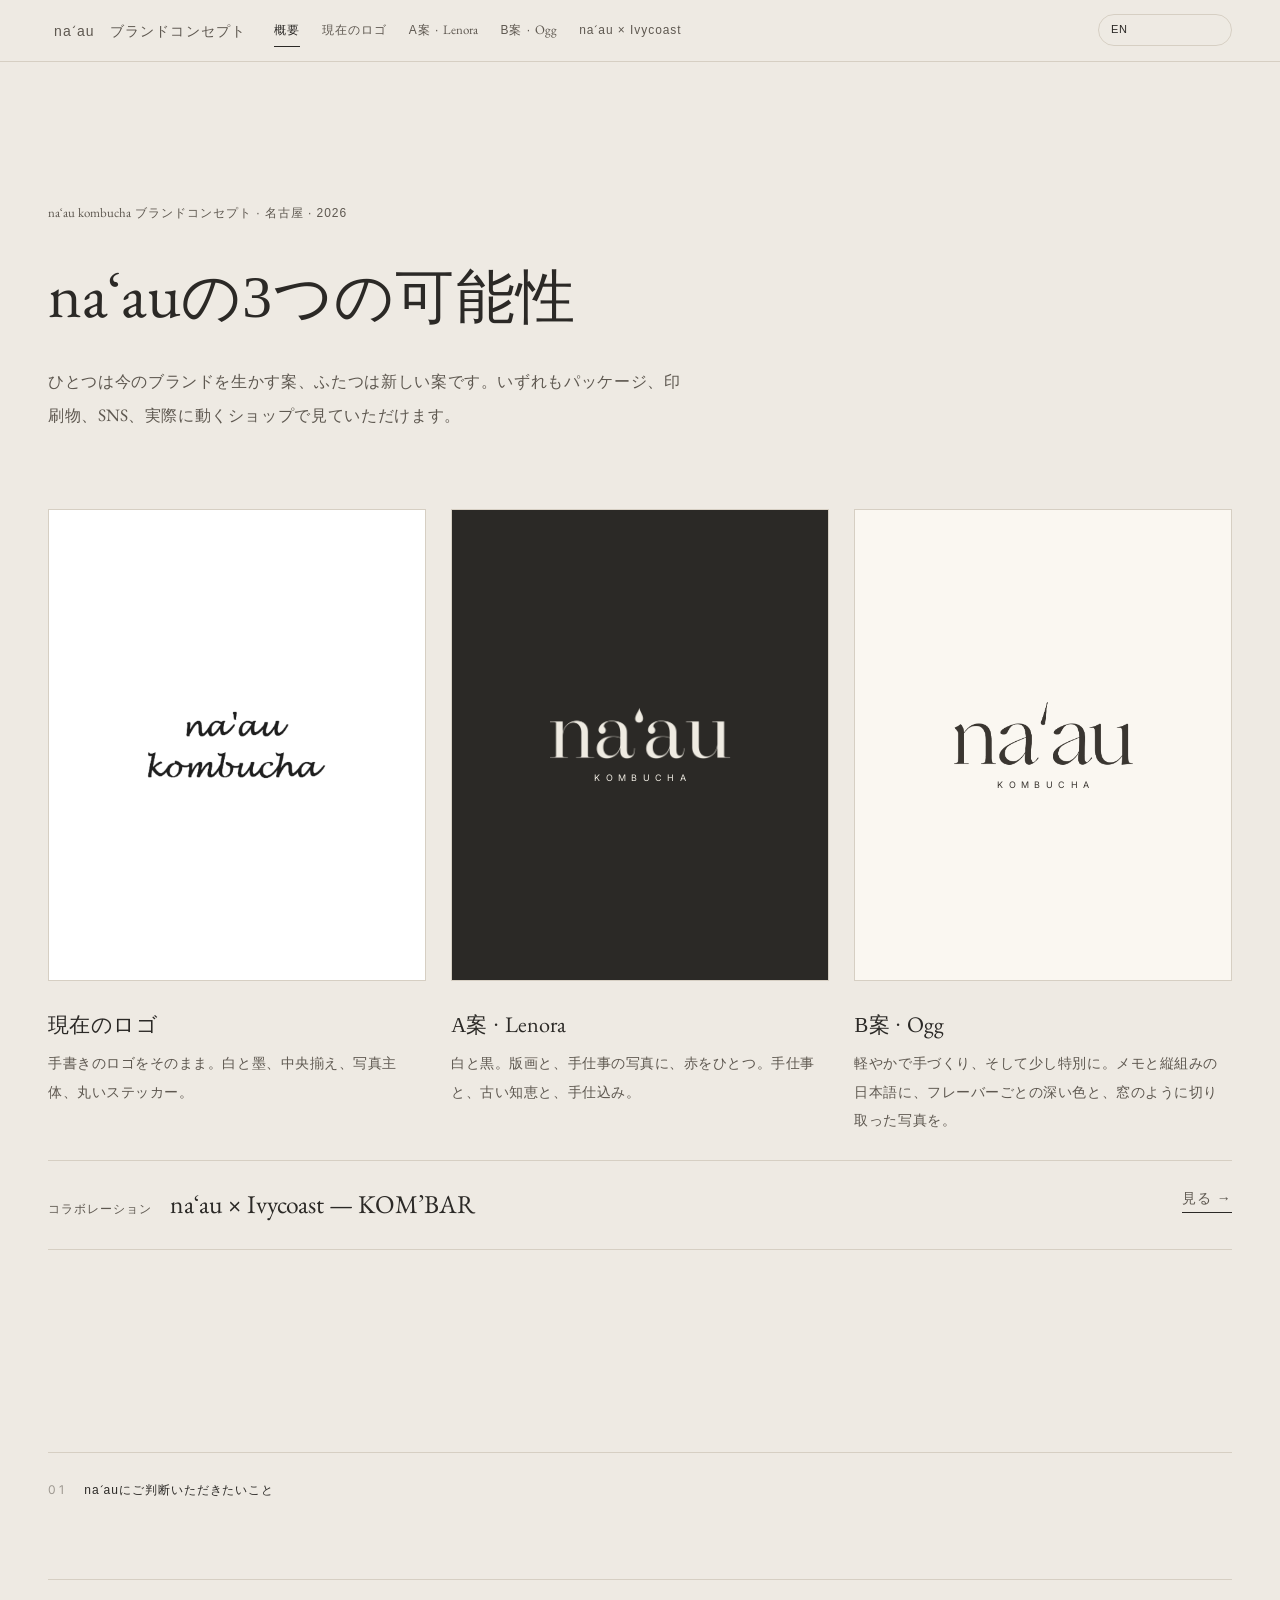
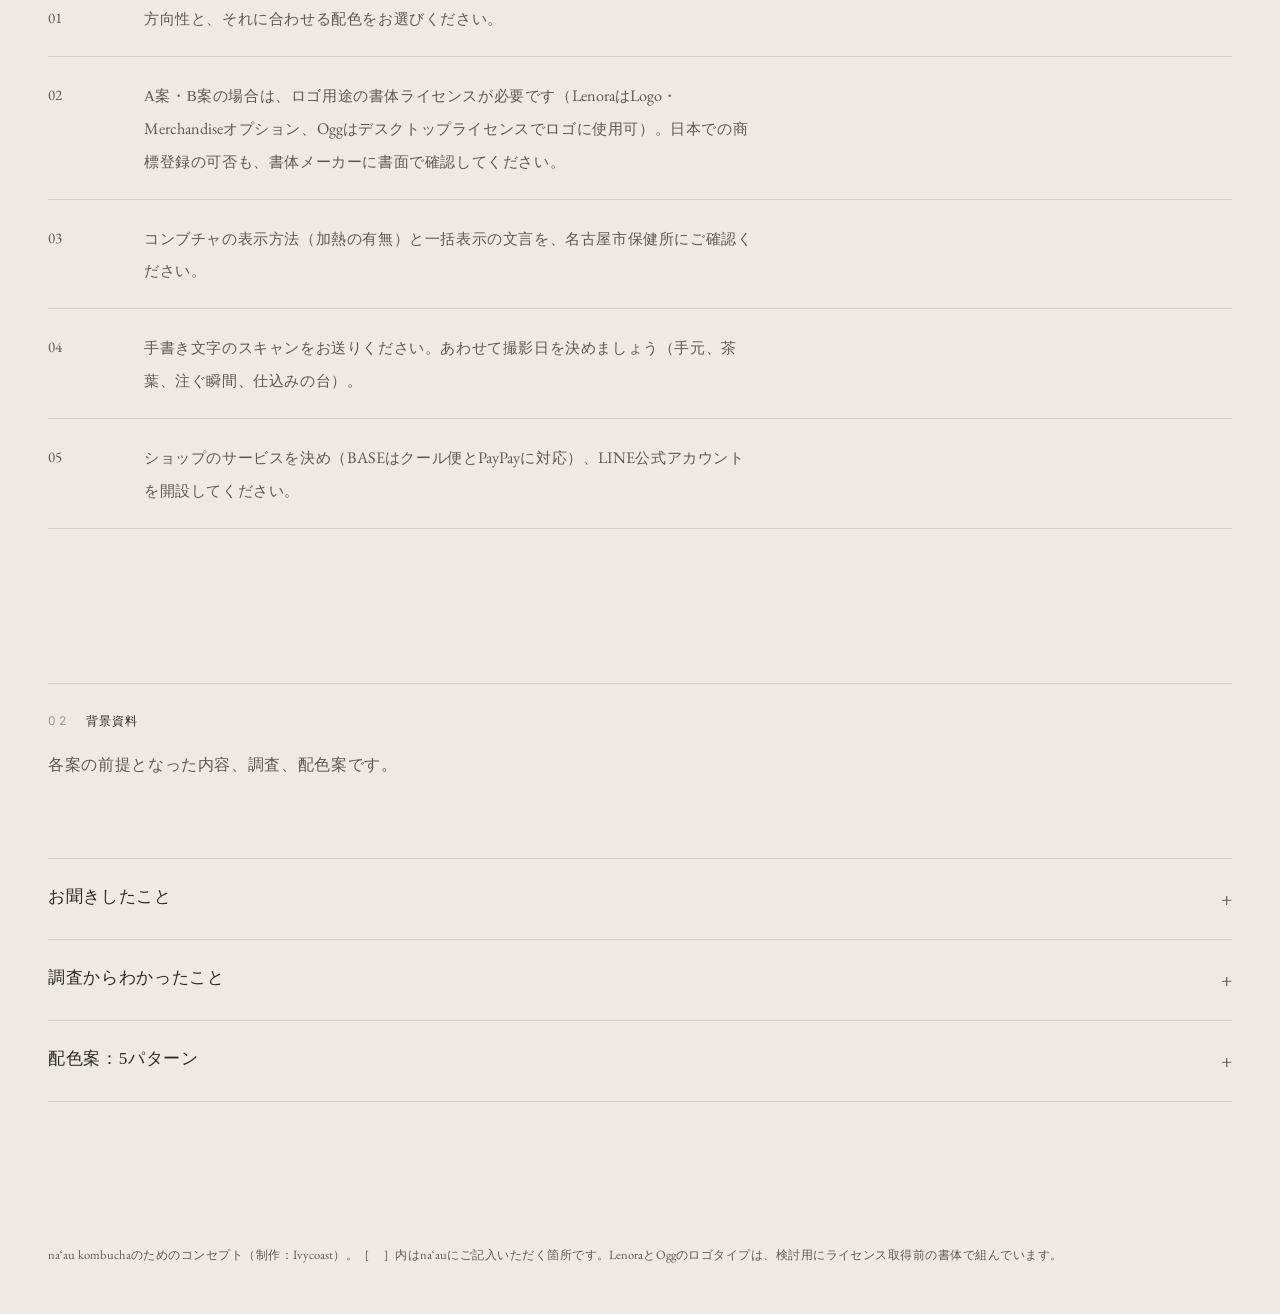
<file: index.html>
<!doctype html><html lang="ja"><head><meta charset="utf-8"><meta name="viewport" content="width=device-width, initial-scale=1"><title>naʻau kombucha — brand concepts</title><link rel="preconnect" href="https://fonts.googleapis.com"><link rel="preconnect" href="https://fonts.gstatic.com" crossorigin><link href="https://fonts.googleapis.com/css2?family=EB+Garamond:ital,wght@0,400;0,500;1,400&family=Bodoni+Moda:opsz,wght@6..96,400;6..96,500&family=Cormorant+Garamond:wght@400;500&family=Shippori+Mincho+B1:wght@500;700;800&family=Zen+Old+Mincho:wght@400;600;700&family=Zen+Kaku+Gothic+New:wght@300;400;500;700&family=Klee+One:wght@400;600&family=Yomogi&family=Courier+Prime&family=Inter:wght@400;500;700&family=IBM+Plex+Mono:wght@400;500&display=swap" rel="stylesheet"><link rel="stylesheet" href="assets/css/site.css?v=4f1eddf9"><script>function naauLang(l){document.documentElement.lang=l;try{localStorage.setItem("naau-lang",l)}catch(e){}}(function(){var l="ja";try{l=localStorage.getItem("naau-lang")||"ja"}catch(e){}document.documentElement.lang=l})();</script><meta name="description" content="Brand concepts for naʻau kombucha, Nagoya."></head><body class=""><svg width="0" height="0" style="position:absolute" aria-hidden="true"><defs><filter id="lino" x="-8%" y="-8%" width="116%" height="116%" color-interpolation-filters="sRGB"><feTurbulence type="fractalNoise" baseFrequency=".03" numOctaves="3" seed="4" result="w"/><feDisplacementMap in="SourceGraphic" in2="w" scale="5" xChannelSelector="R" yChannelSelector="G" result="ink"/><feTurbulence type="fractalNoise" baseFrequency=".22" numOctaves="3" seed="9" result="g"/><feColorMatrix in="g" type="matrix" values="0 0 0 0 0  0 0 0 0 0  0 0 0 0 0  -16 0 0 0 11.6" result="holes"/><feComposite in="ink" in2="holes" operator="in"/></filter><filter id="brush" x="-8%" y="-8%" width="116%" height="116%"><feTurbulence type="fractalNoise" baseFrequency=".06" numOctaves="2" seed="2" result="w"/><feDisplacementMap in="SourceGraphic" in2="w" scale="1.6" xChannelSelector="R" yChannelSelector="G"/></filter><filter id="seal" x="-8%" y="-8%" width="116%" height="116%"><feTurbulence type="fractalNoise" baseFrequency=".05" numOctaves="2" seed="11" result="w"/><feDisplacementMap in="SourceGraphic" in2="w" scale="2.2" xChannelSelector="R" yChannelSelector="G" result="ink"/><feTurbulence type="fractalNoise" baseFrequency=".3" numOctaves="3" seed="5" result="g"/><feColorMatrix in="g" type="matrix" values="0 0 0 0 0  0 0 0 0 0  0 0 0 0 0  -12 0 0 0 8.7" result="holes"/><feComposite in="ink" in2="holes" operator="in"/></filter></defs></svg><nav class="sitenav" aria-label="Concept sections"><div class="wrap"><a class="brand" href="index.html"><span class="l-ja" lang="ja">naʻau</span><span class="l-en" lang="en">naʻau</span> <span><span class="l-ja" lang="ja">ブランドコンセプト</span><span class="l-en" lang="en">brand concepts</span></span></a><ul><li><a href="index.html" aria-current="page"><span class="nl"><span class="l-ja" lang="ja">概要</span><span class="l-en" lang="en">Overview</span></span><span class="ns"><span class="l-ja" lang="ja">概要</span><span class="l-en" lang="en">Overview</span></span></a></li><li><a href="current.html"><span class="nl"><span class="l-ja" lang="ja">現在のロゴ</span><span class="l-en" lang="en"><span class="l-ja" lang="ja">現在のロゴ</span><span class="l-en" lang="en">Current identity</span></span></span><span class="ns"><span class="l-ja" lang="ja">現在</span><span class="l-en" lang="en">Current</span></span></a></li><li><a href="lenora.html"><span class="nl"><span class="l-ja" lang="ja">A案 · <span class="lx">Lenora</span></span><span class="l-en" lang="en"><span class="l-ja" lang="ja">A案 · <span class="lx">Lenora</span></span><span class="l-en" lang="en">Concept A · Lenora</span></span></span><span class="ns"><span class="l-ja" lang="ja">A案</span><span class="l-en" lang="en">A · Lenora</span></span></a></li><li><a href="ogg.html"><span class="nl"><span class="l-ja" lang="ja">B案 · <span class="lx">Ogg</span></span><span class="l-en" lang="en"><span class="l-ja" lang="ja">B案 · <span class="lx">Ogg</span></span><span class="l-en" lang="en">Concept B · Ogg</span></span></span><span class="ns"><span class="l-ja" lang="ja">B案</span><span class="l-en" lang="en">B · Ogg</span></span></a></li><li><a href="collab.html"><span class="nl"><span class="l-ja" lang="ja">naʻau × Ivycoast</span><span class="l-en" lang="en">naʻau × Ivycoast</span></span><span class="ns"><span class="l-ja" lang="ja">コラボ</span><span class="l-en" lang="en">Collab</span></span></a></li></ul><button class="lang" type="button" onclick="naauLang(document.documentElement.lang==='ja'?'en':'ja')"><span class="l-ja">EN</span><span class="l-en">日本語</span></button></div></nav><header class="wrap ov-hero"><p class="eyebrow"><span class="l-ja" lang="ja"><span class="lx">naʻau kombucha</span> ブランドコンセプト · 名古屋 · 2026</span><span class="l-en" lang="en">Brand concepts for naʻau kombucha · Nagoya · 2026</span></p><h1><span class="l-ja" lang="ja"><span class="lx">naʻau</span>の3つの可能性</span><span class="l-en" lang="en">Three ways naʻau could look</span></h1><p class="ov-sub"><span class="l-ja" lang="ja">ひとつは今のブランドを生かす案、ふたつは新しい案です。いずれもパッケージ、印刷物、<span class="lx">SNS</span>、実際に動くショップで見ていただけます。</span><span class="l-en" lang="en">One keeps the brand naʻau has today; two are new. Each is shown on packaging, print, social and a working shop.</span></p></header><section class="wrap ov-sec"><div class="ov-dirs"><a href="current.html" class="dcard"><div class="dcard-img" style="background:#FFFFFF; color:#1E1E1E"><img src="assets/logos/current-lockup-1e1e1e.png" alt="naʻau" style="width:48%; "></div><h3><span class="l-ja" lang="ja">現在のロゴ</span><span class="l-en" lang="en">Current identity</span></h3><p class="muted"><span class="l-ja" lang="ja">手書きのロゴをそのまま。白と墨、中央揃え、写真主体、丸いステッカー。</span><span class="l-en" lang="en">The script logo as it is: white, ink, centred, photo-led, round sticker labels.</span></p></a><a href="lenora.html" class="dcard"><div class="dcard-img" style="background:#2B2926; color:#EFEBE2"><img src="assets/logos/lenora-efebe2.png" alt="naʻau" style="width:48%; "><span class="wm-sub wm-lenora">KOMBUCHA</span></div><h3><span class="l-ja" lang="ja">A案 · <span class="lx">Lenora</span></span><span class="l-en" lang="en">Concept A · Lenora</span></h3><p class="muted"><span class="l-ja" lang="ja">白と黒。版画と、手仕事の写真に、赤をひとつ。手仕事と、古い知恵と、手仕込み。</span><span class="l-en" lang="en">Black and white: linocut prints and photographs of hands at work, with one red. Craft, old knowledge and care.</span></p></a><a href="ogg.html" class="dcard"><div class="dcard-img" style="background:#FAF7F1; color:#3A3631"><img src="assets/logos/ogg-3a3631.png" alt="naʻau" style="width:48%; "><span class="wm-sub wm-ogg">KOMBUCHA</span></div><h3><span class="l-ja" lang="ja">B案 · <span class="lx">Ogg</span></span><span class="l-en" lang="en">Concept B · Ogg</span></h3><p class="muted"><span class="l-ja" lang="ja">軽やかで手づくり、そして少し特別に。メモと縦組みの日本語に、フレーバーごとの深い色と、窓のように切り取った写真を。</span><span class="l-en" lang="en">Airy and hand-made, a little more exclusive: handwritten notes and vertical Japanese, a deep board per flavour, photographs framed like windows.</span></p></a></div><a href="collab.html" class="ov-collab"><span><span class="l-ja" lang="ja">コラボレーション</span><span class="l-en" lang="en">Collaboration</span></span><b>naʻau × Ivycoast — KOM’BAR</b><span class="link"><span class="l-ja" lang="ja">見る →</span><span class="l-en" lang="en">View →</span></span></a></section><section class="sec "><div class="wrap"><header class="sh"><span class="sh-n">01</span><h2><span class="l-ja" lang="ja"><span class="lx"><span class="l-ja" lang="ja">naʻau</span><span class="l-en" lang="en">naʻau</span></span>にご判断いただきたいこと</span><span class="l-en" lang="en"><span class="l-ja" lang="ja"><span class="lx">naʻau</span>にご判断いただきたいこと</span><span class="l-en" lang="en">Decisions for naʻau</span></span></h2></header><ol class="decide"><li><span>01</span><p><span class="l-ja" lang="ja">方向性と、それに合わせる配色をお選びください。</span><span class="l-en" lang="en">Choose a direction, and a palette for it.</span></p></li><li><span>02</span><p><span class="l-ja" lang="ja">A案・B案の場合は、ロゴ用途の書体ライセンスが必要です（<span class="lx">Lenora</span>は<span class="lx">Logo</span>・<span class="lx">Merchandise</span>オプション、<span class="lx">Ogg</span>はデスクトップライセンスでロゴに使用可）。日本での商標登録の可否も、書体メーカーに書面で確認してください。</span><span class="l-en" lang="en">If Concept A or B: license the font for logo use (Lenora needs the Logo and Merchandise add-ons; Ogg’s desktop licence covers logos) and confirm trademark registration in Japan in writing with the foundry.</span></p></li><li><span>03</span><p><span class="l-ja" lang="ja">コンブチャの表示方法（加熱の有無）と一括表示の文言を、名古屋市保健所にご確認ください。</span><span class="l-en" lang="en">Confirm with 名古屋市保健所 how the kombucha may be described (heated or not) and the 一括表示 wording.</span></p></li><li><span>04</span><p><span class="l-ja" lang="ja">手書き文字のスキャンをお送りください。あわせて撮影日を決めましょう（手元、茶葉、注ぐ瞬間、仕込みの台）。</span><span class="l-en" lang="en">Send scans of the handwriting for the notes and plan a photography day: hands, tea, the pour, the brewing table.</span></p></li><li><span>05</span><p><span class="l-ja" lang="ja">ショップのサービスを決め（<span class="lx">BASE</span>はクール便と<span class="lx">PayPay</span>に対応）、<span class="lx">LINE</span>公式アカウントを開設してください。</span><span class="l-en" lang="en">Choose the shop platform (BASE handles クール便 and PayPay) and set up LINE.</span></p></li></ol></div></section><section class="sec "><div class="wrap"><header class="sh"><span class="sh-n">02</span><h2><span class="l-ja" lang="ja">背景資料</span><span class="l-en" lang="en"><span class="l-ja" lang="ja">背景資料</span><span class="l-en" lang="en">Background</span></span></h2><p><span class="l-ja" lang="ja">各案の前提となった内容、調査、配色案です。</span><span class="l-en" lang="en"><span class="l-ja" lang="ja">各案の前提となった内容、調査、配色案です。</span><span class="l-en" lang="en">The brief, the research and the palettes behind the directions.</span></span></p></header><details class="appx"><summary><span class="l-ja" lang="ja">お聞きしたこと</span><span class="l-en" lang="en">What we heard</span></summary><div class="grid g3"><div class="heard"><span class="heard-n">i</span><h3><span class="l-ja" lang="ja">名前</span><span class="l-en" lang="en">The name</span></h3><p><span class="l-ja" lang="ja"><span class="lx">naʻau</span>はハワイ語で「腸・心・内なる声」。直感<span class="lx">kombucha</span>、<span class="lx">instinct kombucha</span>、<span class="lx">gut feeling kombucha</span>もしっくりこず、一瞬で決めた名前です。</span><span class="l-en" lang="en">naʻau is Hawaiian for the gut, the heart and the inner voice. It was chosen in a second, after 直感kombucha, instinct kombucha and gut feeling kombucha all felt wrong.</span></p></div><div class="heard"><span class="heard-n">ii</span><h3><span class="l-ja" lang="ja">言葉づかい</span><span class="l-en" lang="en">The voice</span></h3><p><span class="l-ja" lang="ja">名古屋の少量仕込みのコンブチャ。ワークショップでも伝えています。あたたかく、率直で、少し遊び心のある言葉で。</span><span class="l-en" lang="en">Small-batch kombucha from Nagoya, taught in workshops. Warm, direct and a little playful.</span></p></div><div class="heard"><span class="heard-n">iii</span><h3><span class="l-ja" lang="ja">目指す印象</span><span class="l-en" lang="en">The feeling</span></h3><p><span class="l-ja" lang="ja">地に足がついて、信頼できて、手づくりであること。企業的ではなく、静かに。コンブチャがすべてではないけれど、自分の身体の声を聴くきっかけにはなれる。</span><span class="l-en" lang="en">Grounded, trustworthy and hand-made; quiet rather than corporate. Kombucha is not everything, but it can be where you begin to listen to your body.</span></p></div></div></details><details class="appx"><summary><span class="l-ja" lang="ja">調査からわかったこと</span><span class="l-en" lang="en">What the research says</span></summary><div class="rows"><div class="rrow"><h3><span class="l-ja" lang="ja">パッケージ</span><span class="l-en" lang="en">Packaging</span></h3><ul><li><span class="l-ja" lang="ja"><span class="lx">330 ml</span>の茶色瓶は紫外線を防ぎ、生きた菌を守ります。</span><span class="l-en" lang="en">330 ml amber glass blocks UV and protects the live culture.</span></li><li><span class="l-ja" lang="ja">ラベルは耐水性のマット紙に。結露で未加工の紙は傷みます。</span><span class="l-en" lang="en">Matte, water-resistant label stock; condensation ruins uncoated paper.</span></li><li><span class="l-ja" lang="ja">裏ラベルには<span class="lx">8 pt</span>以上の一括表示、要冷蔵、「振らないでください」、仕込み番号欄を。</span><span class="l-en" lang="en">The back label carries the 一括表示 at 8 pt minimum, plus 要冷蔵, ‘don’t shake’ and a batch box.</span></li><li><span class="l-ja" lang="ja">アルコール1%未満のコンブチャは清涼飲料水です。瓶内で1%を超えることがあるため、仕込みごとに検査してください。</span><span class="l-en" lang="en">Kombucha under 1% alcohol is 清涼飲料水; test each batch, as it can ferment past 1% in the bottle.</span></li></ul><p class="src"><a href="https://www.bevnet.com/news/2019/mountain-culture-kombucha-launches-new-glass-bottle-design-from-ardagh-group" rel="noopener">Mountain Culture</a> · <a href="https://thedieline.com/before-after-health-ade-kombucha/" rel="noopener">Health-Ade</a> · <a href="https://www.mhlw.go.jp/content/11130500/000398573.pdf" rel="noopener">MHLW</a></p></div><div class="rrow"><h3><span class="l-ja" lang="ja">印刷物</span><span class="l-en" lang="en">Print</span></h3><ul><li><span class="l-ja" lang="ja">配布物はA5が標準。ショップカードは<span class="lx">91 × 55 mm</span>、塗り足し<span class="lx">3 mm</span>。</span><span class="l-en" lang="en">A5 is the standard hand-out; shop cards are 91 × 55 mm, with 3 mm bleed.</span></li><li><span class="l-ja" lang="ja">ワークショップの詳細は、日時、場所、対象、定員、内容、参加費（税込）、申込方法の順に。</span><span class="l-en" lang="en">Workshop details in the expected order: 日時, 場所, 対象, 定員, 内容, 参加費（税込）, 申込方法.</span></li><li><span class="l-ja" lang="ja">裏面に<span class="lx">LINE</span>と<span class="lx">Instagram</span>の<span class="lx">QR</span>コードを。</span><span class="l-en" lang="en">QR codes for LINE and Instagram on the back.</span></li></ul><p class="src"><a href="https://imitsu.jp/matome/printing/postcard-size-a5" rel="noopener">A5 sizes</a></p></div><div class="rrow"><h3><span class="l-ja" lang="ja">SNS</span><span class="l-en" lang="en">Social</span></h3><ul><li><span class="l-ja" lang="ja">2025年から<span class="lx">Instagram</span>のグリッドは3:4表示です。1080 × 1440で制作し、主要な要素は4:5の範囲内に収めます。</span><span class="l-en" lang="en">Instagram’s grid shows 3:4 since 2025: design at 1080 × 1440, key content inside the 4:5 crop.</span></li><li><span class="l-ja" lang="ja">ストーリーズとリールは9:16。</span><span class="l-en" lang="en">Stories and Reels at 9:16.</span></li><li><span class="l-ja" lang="ja">仕込みの投稿、工程、つくり手の手元、最後の一枚に詳細を載せたワークショップのカルーセル。再入荷のお知らせは<span class="lx">LINE</span>で。</span><span class="l-en" lang="en">Batch posts, process, the maker’s hands, workshop carousels with details on the last slide; LINE for restock alerts.</span></li></ul><p class="src"><a href="https://www.inro.social/blog/instagram-post-size" rel="noopener">Post sizes</a></p></div><div class="rrow"><h3><span class="l-ja" lang="ja">ウェブサイトとショップ</span><span class="l-en" lang="en">Website and shop</span></h3><ul><li><span class="l-ja" lang="ja">価格は税込で表示します（2021年からの総額表示義務）。</span><span class="l-en" lang="en">Prices shown tax-inclusive (総額表示, since 2021).</span></li><li><span class="l-ja" lang="ja">クール便の送料、発送日、お届け日はカートボタンの横に。64%の購入者が商品ページで送料を確認しています。</span><span class="l-en" lang="en">クール便 cost, dispatch days and a delivery date next to the cart button: 64% of shoppers look for shipping cost on the product page.</span></li><li><span class="l-ja" lang="ja">フッターには特定商取引法に基づく表記、配送・返品、プライバシーポリシーを。<span class="lx">BASE</span>はクール便と<span class="lx">PayPay</span>に対応しています。</span><span class="l-en" lang="en">Footer: 特定商取引法に基づく表記, 配送・返品, プライバシー. BASE supports クール便 and PayPay.</span></li></ul><p class="src"><a href="https://baymard.com/blog/show-shipping-costs-on-product-pages" rel="noopener">Baymard</a> · <a href="https://www.gov-online.go.jp/article/202104/entry-10238.html" rel="noopener">総額表示</a></p></div><div class="rrow"><h3><span class="l-ja" lang="ja">色と信頼感</span><span class="l-en" lang="en">Colour and trust</span></h3><ul><li><span class="l-ja" lang="ja">染めていないような低彩度の色は自然な印象を与え、健康的な食品への支払意欲を高めます。</span><span class="l-en" lang="en">Undyed, low-saturation colours read as more natural and raise willingness to pay for healthy food.</span></li><li><span class="l-ja" lang="ja">マットなパッケージは、光沢のあるものより自然に見えます。</span><span class="l-en" lang="en">Matte packs read as more natural than glossy ones.</span></li><li><span class="l-ja" lang="ja">鮮やかな青は「有能」で企業的な印象に。温かいオフホワイトと墨色は手づくりの印象になります。</span><span class="l-en" lang="en">Saturated blue reads ‘competent’ and corporate; warm off-white and warm ink read hand-made.</span></li></ul><p class="src"><a href="https://openaccess.city.ac.uk/id/eprint/23205/" rel="noopener">Marozzo et al. 2020</a> · <a href="https://research.wu.ac.at/de/publications/matte-matters-when-matte-packaging-increases-perceptions-of-food--7/" rel="noopener">Matte matters</a></p></div><div class="rrow"><h3><span class="l-ja" lang="ja">ことば</span><span class="l-en" lang="en">Words</span></h3><ul><li><span class="l-ja" lang="ja">一般食品で健康効果はうたえません。便秘解消、腸内環境改善、免疫力<span class="lx">UP</span>などの表現は避けます。</span><span class="l-en" lang="en">No health-effect claims on a normal food: avoid 便秘解消, 腸内環境改善, 免疫力UP.</span></li><li><span class="l-ja" lang="ja">健康の専門家による推奨や「監修」を、商品の効果と並べて表記しない。</span><span class="l-en" lang="en">No health professional’s endorsement or ‘監修’ beside product benefits.</span></li><li><span class="l-ja" lang="ja">ラベルに「非加熱」と書く前に、名古屋市保健所に確認します。</span><span class="l-en" lang="en">Check with 名古屋市保健所 before any label says 非加熱 (unheated).</span></li></ul><p class="src"><a href="https://www.pref.saitama.lg.jp/documents/19134/620443.pdf" rel="noopener">Saitama guidance</a></p></div></div></details><details class="appx"><summary><span class="l-ja" lang="ja">配色案：5パターン</span><span class="l-en" lang="en">Colour options: five palettes</span></summary><div class="rows"><div class="prow"><div class="prow-h"><p class="eyebrow"><span class="l-ja" lang="ja">S · 現在のロゴ</span><span class="l-en" lang="en">S · Current identity</span></p><h3><span class="jp">白と墨</span> White & Ink</h3><p class="muted"><span class="l-ja" lang="ja">今の<span class="lx">naʻau</span>と同じ、白と墨。色は瓶と写真が担います。</span><span class="l-en" lang="en">Plain white and ink, as naʻau looks today. The glass and the photographs bring the colour.</span></p></div><div class="swatches"><div class="sw" style="flex:3; background:#FFFFFF; color:#1E1E1E"><b><span class="l-ja" lang="ja">白</span><span class="l-en" lang="en">White</span></b><span>#FFFFFF</span><em><span class="l-ja" lang="ja">地色</span><span class="l-en" lang="en"><span class="l-ja" lang="ja">地色</span><span class="l-en" lang="en">Ground</span></span></em></div><div class="sw" style="flex:2; background:#1E1E1E; color:#FFFFFF"><b><span class="l-ja" lang="ja">墨</span><span class="l-en" lang="en">Ink</span></b><span>#1E1E1E</span><em><span class="l-ja" lang="ja">本文 · 16.9:1</span><span class="l-en" lang="en"><span class="l-ja" lang="ja">本文 · 16.9:1</span><span class="l-en" lang="en">Text · 16.9:1</span></span></em></div><div class="sw" style="flex:1; background:#6B6B6B; color:#FFFFFF"><b><span class="l-ja" lang="ja">灰</span><span class="l-en" lang="en">Grey</span></b><span>#6B6B6B</span><em><span class="l-ja" lang="ja">小さな文字 · 5.3:1</span><span class="l-en" lang="en"><span class="l-ja" lang="ja">小さな文字 · 5.3:1</span><span class="l-en" lang="en">Small text · 5.3:1</span></span></em></div><div class="sw" style="flex:2; background:#F1F1EF; color:#1E1E1E"><b><span class="l-ja" lang="ja">霞</span><span class="l-en" lang="en">Mist</span></b><span>#F1F1EF</span><em><span class="l-ja" lang="ja">写真の背景</span><span class="l-en" lang="en"><span class="l-ja" lang="ja">写真の背景</span><span class="l-en" lang="en">Photo backdrops</span></span></em></div><div class="sw" style="flex:1.2; background:#8E4E1F; color:#FFFFFF"><b><span class="l-ja" lang="ja">茶色瓶</span><span class="l-en" lang="en">Amber glass</span></b><span>#8E4E1F</span><em><span class="l-ja" lang="ja">瓶の色</span><span class="l-en" lang="en"><span class="l-ja" lang="ja">瓶の色</span><span class="l-en" lang="en">From the bottle</span></span></em></div></div></div><div class="prow"><div class="prow-h"><p class="eyebrow"><span class="l-ja" lang="ja">A · A案</span><span class="l-en" lang="en">A · Concept A</span></p><h3><span class="jp">墨と生成り</span> Sumi & Kinari</h3><p class="muted"><span class="l-ja" lang="ja">ほぼモノクローム。和紙に墨の印象で、温かみは茶色瓶だけ。</span><span class="l-en" lang="en">Near-monochrome. Ink on washi; the amber bottle is the only warmth.</span></p></div><div class="swatches"><div class="sw" style="flex:3; background:#EFEBE2; color:#1E1E1E"><b><span class="l-ja" lang="ja">生成り</span><span class="l-en" lang="en">Kinari</span></b><span>#EFEBE2</span><em><span class="l-ja" lang="ja">地色</span><span class="l-en" lang="en"><span class="l-ja" lang="ja">地色</span><span class="l-en" lang="en">Ground</span></span></em></div><div class="sw" style="flex:2; background:#2B2926; color:#FFFFFF"><b><span class="l-ja" lang="ja">墨</span><span class="l-en" lang="en">Sumi</span></b><span>#2B2926</span><em><span class="l-ja" lang="ja">本文 · 12.2:1</span><span class="l-en" lang="en"><span class="l-ja" lang="ja">本文 · 12.2:1</span><span class="l-en" lang="en">Text · 12.2:1</span></span></em></div><div class="sw" style="flex:1; background:#524E4D; color:#FFFFFF"><b><span class="l-ja" lang="ja">消炭</span><span class="l-en" lang="en">Keshizumi</span></b><span>#524E4D</span><em><span class="l-ja" lang="ja">罫線 · 6.9:1</span><span class="l-en" lang="en"><span class="l-ja" lang="ja">罫線 · 6.9:1</span><span class="l-en" lang="en">Rules · 6.9:1</span></span></em></div><div class="sw" style="flex:1; background:#B3ADA0; color:#1E1E1E"><b><span class="l-ja" lang="ja">利休白茶</span><span class="l-en" lang="en">Rikyū-shiracha</span></b><span>#B3ADA0</span><em><span class="l-ja" lang="ja">補助</span><span class="l-en" lang="en"><span class="l-ja" lang="ja">補助</span><span class="l-en" lang="en">Secondary</span></span></em></div><div class="sw" style="flex:1; background:#A3A3A2; color:#1E1E1E"><b><span class="l-ja" lang="ja">薄墨</span><span class="l-en" lang="en">Usuzumi</span></b><span>#A3A3A2</span><em><span class="l-ja" lang="ja">淡色</span><span class="l-en" lang="en"><span class="l-ja" lang="ja">淡色</span><span class="l-en" lang="en">Tint</span></span></em></div></div></div><div class="prow"><div class="prow-h"><p class="eyebrow"><span class="l-ja" lang="ja">D · B案</span><span class="l-en" lang="en">D · Concept B</span></p><h3><span class="jp">胡粉と黄土</span> Gofun & Ōdo</h3><p class="muted"><span class="l-ja" lang="ja">より明るく軽やかに。障子越しの朝の光。黄土色が瓶と響き合います。</span><span class="l-en" lang="en">Lighter and airier. Morning light through shōji; ochre rhymes with the glass.</span></p></div><div class="swatches"><div class="sw" style="flex:3; background:#FAF7F1; color:#1E1E1E"><b><span class="l-ja" lang="ja">胡粉</span><span class="l-en" lang="en">Gofun</span></b><span>#FAF7F1</span><em><span class="l-ja" lang="ja">地色</span><span class="l-en" lang="en"><span class="l-ja" lang="ja">地色</span><span class="l-en" lang="en">Ground</span></span></em></div><div class="sw" style="flex:2; background:#3A3631; color:#FFFFFF"><b><span class="l-ja" lang="ja">墨</span><span class="l-en" lang="en">Ink</span></b><span>#3A3631</span><em><span class="l-ja" lang="ja">本文 · 11.2:1</span><span class="l-en" lang="en"><span class="l-ja" lang="ja">本文 · 11.2:1</span><span class="l-en" lang="en">Text · 11.2:1</span></span></em></div><div class="sw" style="flex:1.5; background:#C39143; color:#FFFFFF"><b><span class="l-ja" lang="ja">黄土</span><span class="l-en" lang="en">Ōdo</span></b><span>#C39143</span><em><span class="l-ja" lang="ja">塗りのみ</span><span class="l-en" lang="en"><span class="l-ja" lang="ja">塗りのみ</span><span class="l-en" lang="en">Fills only</span></span></em></div><div class="sw" style="flex:1; background:#8A6A3A; color:#FFFFFF"><b><span class="l-ja" lang="ja">黄土（文字用）</span><span class="l-en" lang="en">Ōdo text</span></b><span>#8A6A3A</span><em><span class="l-ja" lang="ja">強調文字 · 4.7:1</span><span class="l-en" lang="en"><span class="l-ja" lang="ja">強調文字 · 4.7:1</span><span class="l-en" lang="en">Accent text · 4.7:1</span></span></em></div><div class="sw" style="flex:1.5; background:#EDE4CD; color:#1E1E1E"><b><span class="l-ja" lang="ja">練色</span><span class="l-en" lang="en">Neri</span></b><span>#EDE4CD</span><em><span class="l-ja" lang="ja">淡色</span><span class="l-en" lang="en"><span class="l-ja" lang="ja">淡色</span><span class="l-en" lang="en">Tint</span></span></em></div></div></div><div class="prow"><div class="prow-h"><p class="eyebrow"><span class="l-ja" lang="ja">B · 別案（温かみ）</span><span class="l-en" lang="en">B · Alternative, warmer</span></p><h3><span class="jp">柿渋と土</span> Kakishibu & Earth</h3><p class="muted"><span class="l-ja" lang="ja">柿渋染めの紙と土蔵の印象。どの案にも差し替えられます。</span><span class="l-en" lang="en">Persimmon-tanned paper and a clay storehouse. Swap in for any direction.</span></p></div><div class="swatches"><div class="sw" style="flex:3; background:#E9E0CF; color:#1E1E1E"><b><span class="l-ja" lang="ja">生成り麻</span><span class="l-en" lang="en">Raw linen</span></b><span>#E9E0CF</span><em><span class="l-ja" lang="ja">地色</span><span class="l-en" lang="en"><span class="l-ja" lang="ja">地色</span><span class="l-en" lang="en">Ground</span></span></em></div><div class="sw" style="flex:2; background:#3B2B22; color:#FFFFFF"><b><span class="l-ja" lang="ja">憲法色</span><span class="l-en" lang="en">Kenpō brown</span></b><span>#3B2B22</span><em><span class="l-ja" lang="ja">本文 · 10.3:1</span><span class="l-en" lang="en"><span class="l-ja" lang="ja">本文 · 10.3:1</span><span class="l-en" lang="en">Text · 10.3:1</span></span></em></div><div class="sw" style="flex:1.2; background:#9F563A; color:#FFFFFF"><b><span class="l-ja" lang="ja">柿渋</span><span class="l-en" lang="en">Kakishibu</span></b><span>#9F563A</span><em><span class="l-ja" lang="ja">差し色 · 大きな文字</span><span class="l-en" lang="en"><span class="l-ja" lang="ja">差し色 · 大きな文字</span><span class="l-en" lang="en">Accent · large text</span></span></em></div><div class="sw" style="flex:1; background:#94846A; color:#FFFFFF"><b><span class="l-ja" lang="ja">生壁</span><span class="l-en" lang="en">Namakabe</span></b><span>#94846A</span><em><span class="l-ja" lang="ja">装飾</span><span class="l-en" lang="en"><span class="l-ja" lang="ja">装飾</span><span class="l-en" lang="en">Decoration</span></span></em></div><div class="sw" style="flex:1; background:#A86F4C; color:#FFFFFF"><b><span class="l-ja" lang="ja">胡桃</span><span class="l-en" lang="en">Kurumi</span></b><span>#A86F4C</span><em><span class="l-ja" lang="ja">補助色</span><span class="l-en" lang="en"><span class="l-ja" lang="ja">補助色</span><span class="l-en" lang="en">Support</span></span></em></div></div></div><div class="prow"><div class="prow-h"><p class="eyebrow"><span class="l-ja" lang="ja">C · 別案</span><span class="l-en" lang="en">C · Alternative</span></p><h3><span class="jp">弁柄</span> <span class="l-ja" lang="ja">弁柄</span><span class="l-en" lang="en">Bengara</span></h3><p class="muted"><span class="l-ja" lang="ja">手漉き紙に押した弁柄の印。どの案にも使える深い差し色です。</span><span class="l-en" lang="en">A red-oxide seal on handmade paper. A deeper accent for any direction.</span></p></div><div class="swatches"><div class="sw" style="flex:3; background:#F2EDE3; color:#1E1E1E"><b><span class="l-ja" lang="ja">紙</span><span class="l-en" lang="en">Paper</span></b><span>#F2EDE3</span><em><span class="l-ja" lang="ja">地色</span><span class="l-en" lang="en"><span class="l-ja" lang="ja">地色</span><span class="l-en" lang="en">Ground</span></span></em></div><div class="sw" style="flex:2; background:#2E2624; color:#FFFFFF"><b><span class="l-ja" lang="ja">温かな墨</span><span class="l-en" lang="en">Warm ink</span></b><span>#2E2624</span><em><span class="l-ja" lang="ja">本文 · 12.7:1</span><span class="l-en" lang="en"><span class="l-ja" lang="ja">本文 · 12.7:1</span><span class="l-en" lang="en">Text · 12.7:1</span></span></em></div><div class="sw" style="flex:1.2; background:#8F2E14; color:#FFFFFF"><b><span class="l-ja" lang="ja">弁柄</span><span class="l-en" lang="en">Bengara</span></b><span>#8F2E14</span><em><span class="l-ja" lang="ja">差し色 · 7.0:1</span><span class="l-en" lang="en"><span class="l-ja" lang="ja">差し色 · 7.0:1</span><span class="l-en" lang="en">Accent · 7.0:1</span></span></em></div><div class="sw" style="flex:1; background:#544A47; color:#FFFFFF"><b><span class="l-ja" lang="ja">黒橡</span><span class="l-en" lang="en">Kurotsurubami</span></b><span>#544A47</span><em><span class="l-ja" lang="ja">補助 · 7.4:1</span><span class="l-en" lang="en"><span class="l-ja" lang="ja">補助 · 7.4:1</span><span class="l-en" lang="en">Secondary · 7.4:1</span></span></em></div><div class="sw" style="flex:1; background:#9E9478; color:#1E1E1E"><b><span class="l-ja" lang="ja">灰汁色</span><span class="l-en" lang="en">Aku-iro</span></b><span>#9E9478</span><em><span class="l-ja" lang="ja">補助色</span><span class="l-en" lang="en"><span class="l-ja" lang="ja">補助色</span><span class="l-en" lang="en">Support</span></span></em></div></div></div></div></details></div></section><footer class="site"><div class="wrap"><span class="l-ja" lang="ja"><span class="lx">naʻau kombucha</span>のためのコンセプト（制作：<span class="lx">Ivycoast</span>）。［　］内は<span class="lx">naʻau</span>にご記入いただく箇所です。<span class="lx">Lenora</span>と<span class="lx">Ogg</span>のロゴタイプは、検討用にライセンス取得前の書体で組んでいます。</span><span class="l-en" lang="en">Concepts by Ivycoast for naʻau kombucha. Text in ［brackets］ is for naʻau to fill in. Lenora and Ogg wordmarks are shown from unlicensed settings for discussion only.</span></div></footer></body></html>
</file>
<file: assets/css/site.css>
/* naʻau brand concepts — presentation site, v3 */

:root {
  --page: #EEEAE3;
  --paper: #F8F6F1;
  --ink: #2B2926;
  --muted: #6A645C;
  --rule: #D6CFC3;
  --plate: #E2DCD1;
  --lat: 'EB Garamond', serif;
  --jp: 'Zen Old Mincho', serif;
  --sans: 'Zen Kaku Gothic New', sans-serif;
  --hand: 'Klee One', cursive;
  --gut: clamp(16px, 4vw, 48px);
}

/* Direction tokens. --ground/--ink-d/--dark etc. describe the brand; --page/--plate the presentation around it. */
.d-current { --ground: #FFFFFF; --ink-d: #1E1E1E; --accent: #1E1E1E; --accent-text: #1E1E1E; --second: #6B6B6B; --support: #F1F1EF; --dark: #1E1E1E; --on-dark: #FFFFFF;
             --page: #FFFFFF; --paper: #F6F6F4; --rule: #E4E4E1; --muted: #6B6B6B; --ink: #1E1E1E; --plate: #F1F1EF; }
.d-lenora  { --ground: #EFEBE2; --ink-d: #2B2926; --accent: #6E6860; --accent-text: #6E6860; --second: #A39E95; --support: #3A3835; --dark: #2B2926; --on-dark: #EFEBE2;
             --page: #1A1917; --paper: #242220; --rule: #34322F; --muted: #A39E95; --ink: #EFEBE2; --plate: #111110; }
.d-ogg     { --ground: #FAF7F1; --ink-d: #3A3631; --accent: #C39143; --accent-text: #8A6A3A; --second: #7A7268; --support: #EDE4CD; --dark: #3A3631; --on-dark: #FAF7F1;
             --page: #F3EEE3; --paper: #FAF7F1; --rule: #DDD3C3; --muted: #6E655B; --ink: #3A3631; --plate: #E6DCC9; }
.d-collab  { --page: #F6F2EC; --paper: #FFFFFF; --rule: #E2D9CE; --plate: #ECE5DB; --peach: #F4D9C6; --ink: #1E1E1E; --muted: #6E655B; }

* { box-sizing: border-box; }
html { scroll-behavior: smooth; -webkit-text-size-adjust: 100%; }
body { margin: 0; background: var(--page); color: var(--ink); font-family: var(--lat); font-size: 17px; line-height: 1.6; -webkit-font-smoothing: antialiased; }
img { max-width: 100%; display: block; }
a { color: inherit; }
a:hover { color: var(--accent-text, #8F2E14); }
:focus-visible { outline: 2px solid #8F2E14; outline-offset: 3px; }
p { margin: 0; }

.wrap { max-width: 1280px; margin: 0 auto; padding: 0 var(--gut); }
.eyebrow { font-family: var(--lat); font-size: 12px; letter-spacing: .2em; text-transform: uppercase; color: var(--muted); margin: 0; }
.jp { font-family: var(--jp); }
.hand { font-family: var(--hand); }
.vt { writing-mode: vertical-rl; }
.it { font-style: italic; }
.muted { color: var(--muted); }

/* ---------------------------------------------------------------- navigation */
.sitenav { position: sticky; top: 0; z-index: 10; background: color-mix(in srgb, var(--page) 92%, transparent); backdrop-filter: blur(8px); border-bottom: 1px solid var(--rule); }
.sitenav .wrap { display: flex; flex-wrap: wrap; gap: 8px 28px; align-items: center; justify-content: space-between; padding-top: 14px; padding-bottom: 14px; }
.sitenav .brand { font-size: 17px; text-decoration: none; letter-spacing: .01em; }
.sitenav .brand span { color: var(--muted); font-size: 14px; margin-left: 6px; }
.sitenav ul { list-style: none; display: flex; flex-wrap: wrap; gap: 4px 22px; margin: 0; padding: 0; }
.sitenav li a { font-size: 13px; letter-spacing: .08em; text-decoration: none; color: var(--muted); padding: 6px 0; display: inline-block; }
.sitenav li a[aria-current="page"] { color: var(--ink); box-shadow: inset 0 -1px 0 var(--ink); }

/* ---------------------------------------------------------------- sections */
.sec { padding: clamp(64px, 9vw, 128px) 0 0; }
.sec:last-of-type { padding-bottom: clamp(64px, 9vw, 128px); }
.sh { display: grid; grid-template-columns: 64px minmax(0, 1fr) minmax(0, 400px); gap: 8px 32px; align-items: baseline; border-top: 1px solid var(--rule); padding-top: 22px; margin-bottom: clamp(32px, 4.5vw, 56px); }
.sh-n { font-size: 15px; color: var(--muted); font-variant-numeric: oldstyle-nums; }
.sh h2 { margin: 0; font-weight: 400; font-size: clamp(30px, 3.6vw, 48px); line-height: 1.1; letter-spacing: -.005em; }
.sh p { color: var(--muted); font-size: 16px; line-height: 1.6; }
@media (max-width: 860px) { .sh { grid-template-columns: 40px minmax(0, 1fr); } .sh p { grid-column: 2; } }

.sub { display: flex; justify-content: space-between; align-items: baseline; gap: 16px; margin: clamp(40px, 5vw, 64px) 0 18px; }
.sub h3 { margin: 0; font-weight: 500; font-size: 19px; }
.sub p { color: var(--muted); font-size: 15px; }

.grid { display: grid; gap: clamp(16px, 2vw, 28px); }
.g2 { grid-template-columns: repeat(auto-fit, minmax(min(100%, 420px), 1fr)); }
.g3 { grid-template-columns: repeat(auto-fit, minmax(min(100%, 300px), 1fr)); }
.g4 { grid-template-columns: repeat(auto-fit, minmax(min(100%, 230px), 1fr)); }
.g-wide { grid-template-columns: minmax(0, 2fr) minmax(0, 1fr); }
@media (max-width: 860px) { .g-wide { grid-template-columns: minmax(0, 1fr); } }

/* ---------------------------------------------------------------- plates and captions */
.pf { margin: 0; display: flex; flex-direction: column; gap: 14px; min-width: 0; }
.pf figcaption { display: flex; flex-direction: column; gap: 2px; font-size: 15px; line-height: 1.45; }
.pf figcaption b { font-weight: 500; color: var(--ink); }
.pf figcaption span { color: var(--muted); }
.plate { position: relative; overflow: hidden; background: var(--plate); display: flex; align-items: center; justify-content: center; gap: 5%; }

/* artboards: [[n]] units are container units of a 1000-wide board */
.ab { position: relative; container-type: inline-size; overflow: hidden; flex-shrink: 0; background: var(--ground); color: var(--ink-d); }
.ab.sheet { box-shadow: 0 1px 1px rgba(0, 0, 0, .06), 0 8px 18px -6px rgba(0, 0, 0, .14), 0 28px 50px -20px rgba(0, 0, 0, .22); }
.d-lenora .ab.sheet { box-shadow: 0 1px 1px rgba(0, 0, 0, .3), 0 10px 24px -6px rgba(0, 0, 0, .5), 0 30px 60px -20px rgba(0, 0, 0, .6); }
.ab.flat { box-shadow: none; }
.ab > * { position: absolute; margin: 0; }
.ab .fill { inset: 0; }
.ab dl { display: grid; grid-template-columns: auto 1fr; margin: 0; }
.ab dd { margin: 0; }
.ab .row { display: flex; align-items: center; }
.ab .col { display: flex; flex-direction: column; }

/* stills: SVG photography direction */
.still { position: relative; overflow: hidden; width: 100%; }
.still svg { position: absolute; inset: 0; width: 100%; height: 100%; display: block; }
.still-cap { position: absolute; left: 14px; bottom: 10px; font-family: var(--lat); font-size: 11px; letter-spacing: .14em; text-transform: uppercase; }
.ab .still-cap { display: none; }

/* social */
.post { aspect-ratio: 3 / 4; }
.story { aspect-ratio: 9 / 16; }
.safe { position: absolute; left: 0; right: 0; top: 50%; aspect-ratio: 4 / 5; transform: translateY(-50%); border: 1px dashed rgba(143, 46, 20, .7); pointer-events: none; display: none; z-index: 5; }
.show-safe .safe { display: block; }
.soc { display: grid; grid-template-columns: repeat(3, minmax(0, 1fr)) minmax(0, .85fr); gap: clamp(12px, 1.6vw, 22px); align-items: start; }
@media (max-width: 900px) { .soc { grid-template-columns: repeat(2, minmax(0, 1fr)); } }
.toggle { font: inherit; font-size: 13px; letter-spacing: .08em; background: transparent; border: 1px solid var(--rule); padding: 10px 16px; cursor: pointer; color: var(--ink); min-height: 44px; }
.toggle[aria-pressed="true"] { border-color: var(--ink); }

/* palette */
.swatches { display: flex; height: clamp(150px, 16vw, 210px); border-radius: 2px; overflow: hidden; outline: 1px solid var(--rule); }
.sw { position: relative; min-width: 0; padding: 12px; display: flex; flex-direction: column; justify-content: flex-end; font-size: 12px; line-height: 1.35; }
.sw b { font-weight: 500; font-size: 13px; }
.sw span { opacity: .85; font-variant-numeric: tabular-nums; }
.sw em { font-style: normal; opacity: .7; margin-top: 6px; }
.swnote { margin-top: 12px; color: var(--muted); font-size: 14px; }
@media (max-width: 640px) { .swatches { flex-direction: column; height: auto; } .sw { min-height: 64px; flex: none !important; } }

/* type specimen */
.spec { display: grid; grid-template-columns: repeat(auto-fit, minmax(min(100%, 260px), 1fr)); gap: 1px; background: var(--rule); border: 1px solid var(--rule); margin-top: clamp(16px, 2vw, 28px); }
.spec > div { background: var(--page); padding: 22px 24px 24px; display: flex; flex-direction: column; gap: 12px; min-width: 0; }
.spec .eyebrow { font-size: 11px; }

/* web previews */
.pv { display: grid; grid-template-columns: minmax(0, 1fr) minmax(220px, 300px); gap: clamp(20px, 3vw, 44px); align-items: end; }
@media (max-width: 860px) { .pv { grid-template-columns: minmax(0, 1fr); } .pv-phone { max-width: 300px; } }
.browser { border-radius: 8px; overflow: hidden; background: var(--paper); box-shadow: 0 0 0 1px var(--rule), 0 24px 50px -24px rgba(0, 0, 0, .3); }
.browser-bar { height: 34px; display: flex; align-items: center; gap: 6px; padding: 0 12px; border-bottom: 1px solid var(--rule); }
.browser-bar i { width: 9px; height: 9px; border-radius: 50%; background: var(--rule); }
.browser-bar span { margin: 0 auto; font-size: 11px; color: var(--muted); letter-spacing: .06em; transform: translateX(-20px); }
.browser-view { position: relative; overflow: hidden; aspect-ratio: 16 / 10.4; }
.phone { border-radius: 34px; padding: 10px; background: #111; box-shadow: 0 24px 50px -20px rgba(0, 0, 0, .45); }
.phone-view { position: relative; overflow: hidden; border-radius: 25px; aspect-ratio: 390 / 800; background: #fff; }
.browser-view iframe, .phone-view iframe { position: absolute; top: 0; left: 0; border: 0; transform-origin: 0 0; pointer-events: none; background: #fff; }

/* buttons */
.btn { display: inline-flex; align-items: center; justify-content: center; min-height: 46px; padding: 10px 20px; border: 1px solid currentColor; text-decoration: none; font-size: 13px; letter-spacing: .12em; text-transform: uppercase; background: transparent; color: inherit; cursor: pointer; font-family: inherit; }

/* notes */
.notes { display: grid; grid-template-columns: 64px minmax(0, 1fr); gap: 8px 32px; border-top: 1px solid var(--rule); padding-top: 22px; color: var(--muted); font-size: 15px; }
.notes p + p { margin-top: 8px; }
@media (max-width: 860px) { .notes { grid-template-columns: minmax(0, 1fr); } }
footer.site { padding: 28px 0 48px; color: var(--muted); font-size: 13px; }

/* mock shop pages */
.shop details summary { cursor: pointer; padding: 14px 0; list-style: none; }
.shop details summary::-webkit-details-marker { display: none; }
.shop details summary::after { content: "+"; float: right; }
.shop details[open] summary::after { content: "−"; }
.shop details p { padding: 0 0 14px; font-size: 14px; line-height: 2; }
.shop input { font: inherit; }
.shop a { text-decoration: none; }

/* ---------------------------------------------------------------- overview */
.covers { display: grid; grid-template-columns: repeat(3, minmax(0, 1fr)); gap: clamp(10px, 1.4vw, 18px); margin-top: clamp(40px, 6vw, 72px); }
@media (max-width: 760px) { .covers { grid-template-columns: minmax(0, 1fr); } }
.cover { position: relative; aspect-ratio: 4 / 3.2; display: flex; align-items: center; justify-content: center; text-decoration: none; outline: 1px solid var(--rule); outline-offset: -1px; transition: transform .3s ease; }
.cover:hover { transform: translateY(-3px); color: inherit; }
.cover-n { position: absolute; left: 18px; top: 14px; font-size: 14px; letter-spacing: .04em; opacity: .8; }
.cover-go { position: absolute; right: 18px; bottom: 14px; font-size: 13px; letter-spacing: .08em; opacity: .7; }
.heard { border-top: 1px solid var(--rule); padding-top: 18px; display: flex; flex-direction: column; gap: 10px; }
.heard-n { font-style: italic; color: var(--muted); font-size: 18px; }
.heard h3, .rrow h3, .prow h3, .dcard h3, .collab-band h3 { margin: 0; font-weight: 400; font-size: 24px; line-height: 1.25; }
.rows { border-bottom: 1px solid var(--rule); }
.rrow { display: grid; grid-template-columns: minmax(0, 220px) minmax(0, 1fr) minmax(0, 200px); gap: 8px 40px; padding: 24px 0; border-top: 1px solid var(--rule); }
.rrow ul { margin: 0; padding: 0; list-style: none; display: flex; flex-direction: column; gap: 8px; }
.rrow li { padding-left: 18px; position: relative; }
.rrow li::before { content: "—"; position: absolute; left: 0; color: var(--muted); }
.rrow .src { font-size: 13px; color: var(--muted); }
@media (max-width: 860px) { .rrow { grid-template-columns: minmax(0, 1fr); } }
.prow { display: grid; grid-template-columns: minmax(0, 300px) minmax(0, 1fr); gap: 16px 48px; padding: 28px 0; border-top: 1px solid var(--rule); align-items: center; }
.prow-h { display: flex; flex-direction: column; gap: 8px; }
.prow .swatches { height: 120px; }
@media (max-width: 860px) { .prow { grid-template-columns: minmax(0, 1fr); } }
.dcard { display: flex; flex-direction: column; gap: 10px; text-decoration: none; }
.dcard .still { margin-bottom: 8px; }
.dcard-mark { position: absolute; left: 14px; bottom: 22px; width: 34%; aspect-ratio: 16 / 9; display: flex; align-items: center; justify-content: center; box-shadow: 0 6px 18px -6px rgba(0, 0, 0, .3); }
.link { font-size: 14px; letter-spacing: .04em; border-bottom: 1px solid currentColor; align-self: flex-start; padding-bottom: 2px; }
.collab-band { margin-top: clamp(20px, 3vw, 36px); display: grid; grid-template-columns: minmax(0, 260px) minmax(0, 1fr); gap: 20px 48px; align-items: center; background: #F4D9C6; color: #1E1E1E; padding: clamp(24px, 4vw, 48px); text-decoration: none; }
.collab-band img { width: 100%; max-width: 220px; }
.collab-band div { display: flex; flex-direction: column; gap: 12px; }
@media (max-width: 640px) { .collab-band { grid-template-columns: minmax(0, 1fr); } }
.decide { list-style: none; margin: 0; padding: 0; border-bottom: 1px solid var(--rule); }
.decide li { display: grid; grid-template-columns: 64px minmax(0, 760px); gap: 8px 32px; padding: 20px 0; border-top: 1px solid var(--rule); font-size: 18px; }
.decide span { color: var(--muted); font-size: 15px; padding-top: 4px; }

/* ---------------------------------------------------------------- collaboration: in the KOM'BAR package's language */
.kb { background: var(--peach); color: #1E1E1E; }
.kb-grid { display: grid; grid-template-columns: auto minmax(0, 1.25fr) minmax(0, 1fr); gap: clamp(20px, 4vw, 64px); align-items: stretch; padding-top: clamp(40px, 6vw, 80px); padding-bottom: clamp(40px, 6vw, 80px); min-height: min(86vh, 820px); }
.kb-name { writing-mode: vertical-rl; text-orientation: sideways; transform: rotate(180deg); white-space: nowrap; font-family: Inter, sans-serif; font-weight: 700; font-size: clamp(64px, 9.4vw, 150px); line-height: .82; letter-spacing: .005em; align-self: end; }
.kb-art { align-self: center; }
.kb-side { display: flex; flex-direction: column; justify-content: space-between; gap: 32px; }
.kb-eyebrow { font-family: Inter, sans-serif; font-size: 12px; letter-spacing: .22em; text-transform: uppercase; }
.kb-mid { display: flex; flex-direction: column; gap: 14px; }
.kb-jp { font-family: var(--sans); font-weight: 700; font-size: clamp(22px, 2.2vw, 30px); line-height: 1.5; }
.kb-en { font-size: 18px; line-height: 1.55; max-width: 340px; }
.kb-foot { display: flex; flex-direction: column; align-items: flex-end; gap: 28px; }
.kb-caps { font-family: Inter, sans-serif; font-size: 13px; letter-spacing: .22em; line-height: 1.9; text-align: right; }
.kb-lock { display: flex; flex-direction: column; align-items: flex-end; gap: 12px; }
@media (max-width: 860px) {
  .kb-grid { grid-template-columns: auto minmax(0, 1fr); min-height: 0; }
  .kb-side { grid-column: 1 / -1; }
  .kb-foot { flex-direction: row; justify-content: space-between; align-items: flex-end; flex-wrap: wrap; }
  .kb-caps { text-align: left; }
}
.kb-intro { display: grid; grid-template-columns: minmax(0, 1.4fr) minmax(0, 1fr); gap: 24px clamp(32px, 6vw, 96px); padding-top: clamp(56px, 8vw, 104px); align-items: start; }
.kb-lead { font-size: clamp(24px, 2.5vw, 34px); line-height: 1.35; }
.toc { list-style: none; margin: 18px 0 0; padding: 0; border-bottom: 1px solid var(--rule); }
.toc a { display: flex; gap: 18px; padding: 9px 0; border-top: 1px solid var(--rule); text-decoration: none; font-size: 16px; }
.toc span { color: var(--muted); font-size: 14px; width: 24px; }
@media (max-width: 860px) { .kb-intro { grid-template-columns: minmax(0, 1fr); } }

.pair { display: grid; grid-template-columns: minmax(0, 1fr) auto minmax(0, 1fr); gap: 24px clamp(24px, 4vw, 56px); align-items: start; }
.side { display: flex; flex-direction: column; gap: 20px; }
.side-mark { height: 64px; display: flex; align-items: center; gap: 14px; }
.side-lead { font-size: clamp(22px, 2.2vw, 28px); line-height: 1.35; }
.join { font-size: 40px; color: var(--muted); line-height: 64px; }
@media (max-width: 860px) { .pair { grid-template-columns: minmax(0, 1fr); } .join { line-height: 1; } }
.facts { display: grid; grid-template-columns: minmax(90px, auto) minmax(0, 1fr); margin: 0; border-bottom: 1px solid var(--rule); }
.facts dt, .facts dd { margin: 0; padding: 11px 0; border-top: 1px solid var(--rule); font-size: 15px; }
.facts dt { color: var(--muted); padding-right: 24px; }
.facts-lg dt, .facts-lg dd { font-size: 16px; padding: 13px 0; }
.shared { margin-top: clamp(40px, 5vw, 64px); background: var(--peach); padding: clamp(24px, 4vw, 48px); }
.shared-grid { display: grid; grid-template-columns: repeat(4, minmax(0, 1fr)); gap: 24px clamp(20px, 3vw, 40px); margin-top: 22px; }
.shared-grid > div { display: flex; flex-direction: column; gap: 6px; border-top: 1px solid rgba(30, 30, 30, .25); padding-top: 16px; }
.shared-grid .jp { font-size: 34px; line-height: 1.2; }
.shared-grid h3 { margin: 6px 0 0; font-weight: 500; font-size: 18px; }
.shared-grid p { font-size: 15px; color: #3E3833; }
@media (max-width: 860px) { .shared-grid { grid-template-columns: repeat(2, minmax(0, 1fr)); } }

.lang { display: grid; grid-template-columns: minmax(0, 1.2fr) minmax(0, 1fr); gap: 40px clamp(32px, 6vw, 96px); }
@media (max-width: 860px) { .lang { grid-template-columns: minmax(0, 1fr); } }
.lang-voice { font-size: clamp(20px, 1.9vw, 24px); line-height: 1.5; }
.lang-voice b { font-weight: 500; }
.lang-h { margin: 36px 0 12px; font-weight: 500; font-size: 17px; }
.lines { border-bottom: 1px solid var(--rule); }
.lines > div { border-top: 1px solid var(--rule); padding: 16px 0; }
.lines .jp { font-size: 20px; }
.lines .it { color: var(--muted); margin-top: 4px; }
.words { list-style: none; margin: 0; padding: 0; border-bottom: 1px solid var(--rule); }
.words li { border-top: 1px solid var(--rule); padding: 12px 0 12px 30px; position: relative; font-size: 16px; }
.words li::before { position: absolute; left: 2px; top: 12px; font-family: var(--sans); }
.words.ok li::before { content: "○"; color: #4E6B4E; }
.words.no li::before { content: "×"; color: #8F2E14; }
.roles { display: grid; grid-template-columns: repeat(3, minmax(0, 1fr)); gap: 0; border-top: 1px solid var(--rule); }
.roles > div { padding: 22px clamp(16px, 2vw, 28px) 28px 0; display: flex; flex-direction: column; gap: 14px; }
.roles > div + div { border-left: 1px solid var(--rule); padding-left: clamp(16px, 2vw, 28px); }
.roles .together { background: var(--peach); padding-left: clamp(16px, 2vw, 28px); }
.roles h3 { margin: 0; font-weight: 500; font-size: 18px; }
.roles ul { margin: 0; padding: 0; list-style: none; display: flex; flex-direction: column; gap: 10px; font-size: 16px; }
@media (max-width: 860px) { .roles { grid-template-columns: minmax(0, 1fr); } .roles > div + div { border-left: 0; border-top: 1px solid var(--rule); padding-left: 0; } .roles .together { padding-left: 16px; } }

/* ---------------------------------------------------------------- ink and paper */
.mono { font-family: 'IBM Plex Mono', monospace; }
.d-lenora .ab::after, .d-ogg .ab::after, .d-collab .ab::after, .grain::after {
  content: ""; position: absolute; inset: 0; pointer-events: none; z-index: 4; opacity: .38; mix-blend-mode: multiply;
  background-image: url("data:image/svg+xml;utf8,<svg xmlns='http://www.w3.org/2000/svg' width='220' height='220'><filter id='n'><feTurbulence type='fractalNoise' baseFrequency='.85' numOctaves='2' stitchTiles='stitch'/><feColorMatrix values='0 0 0 0 .5  0 0 0 0 .45  0 0 0 0 .4  0 0 0 .55 0'/></filter><rect width='100%' height='100%' filter='url(%23n)'/></svg>");
}
.d-lenora .ab::after { mix-blend-mode: soft-light; opacity: .55; }
.spread { display: flex; justify-content: space-between; font-family: 'IBM Plex Mono', monospace; text-transform: uppercase; }
.spec-rows { display: grid; grid-template-columns: auto 1fr; font-family: 'IBM Plex Mono', monospace; }
.spec-rows > * { border-top: 1px solid currentColor; }

.pen { font-family: 'Yomogi', cursive; color: #B8352B; }
.film { position: relative; }
.film::after { content: ""; position: absolute; inset: 0; pointer-events: none; opacity: .5; mix-blend-mode: multiply;
  background-image: url("data:image/svg+xml;utf8,<svg xmlns='http://www.w3.org/2000/svg' width='180' height='180'><filter id='n'><feTurbulence type='fractalNoise' baseFrequency='1.1' numOctaves='2' stitchTiles='stitch'/><feColorMatrix values='0 0 0 0 .4  0 0 0 0 .36  0 0 0 0 .3  0 0 0 .7 0'/></filter><rect width='100%' height='100%' filter='url(%23n)'/></svg>"); }

@media (max-width: 640px) { .sitenav { position: static; } }

/* ---------------------------------------------------------------- collaboration v3 */
.kb-wm { align-self: stretch; width: clamp(48px, 6.2vw, 92px); display: flex; align-items: center; }
.kb-wm svg { height: 100%; width: auto !important; max-height: 640px; }
.lead-p { font-size: clamp(19px, 1.7vw, 23px); line-height: 1.5; max-width: 820px; margin-bottom: clamp(28px, 4vw, 48px); }
.kel-grid { display: grid; grid-template-columns: repeat(4, minmax(0, 1fr)); gap: clamp(14px, 1.8vw, 24px); }
@media (max-width: 960px) { .kel-grid { grid-template-columns: repeat(3, minmax(0, 1fr)); } }
@media (max-width: 640px) { .kel-grid { grid-template-columns: repeat(2, minmax(0, 1fr)); } }
.kel { margin: 0; display: flex; flex-direction: column; gap: 10px; }
.kel-card { position: relative; aspect-ratio: 4 / 5; padding: 14% 12% 12%; display: flex; align-items: center; justify-content: center; overflow: hidden; }
.kel-n { position: absolute; left: 10px; top: 8px; font-family: Inter, sans-serif; font-size: 12px; letter-spacing: .12em; }
.kel-jp { position: absolute; right: 10px; top: 6px; font-family: var(--sans); font-weight: 700; font-size: 16px; }
.kel-art { height: 100%; width: 100%; display: flex; align-items: center; justify-content: center; }
.kel figcaption { display: flex; flex-direction: column; gap: 2px; font-size: 14px; line-height: 1.4; }
.kel figcaption b { font-weight: 500; font-size: 15px; }
.kel figcaption span { color: var(--muted); }
.rules { display: grid; grid-template-columns: repeat(3, minmax(0, 1fr)); gap: clamp(14px, 1.8vw, 24px); }
@media (max-width: 760px) { .rules { grid-template-columns: repeat(2, minmax(0, 1fr)); } }
.rule-ex { margin: 0; display: flex; flex-direction: column; gap: 10px; }
.rule-ex figcaption { font-size: 14px; line-height: 1.45; display: flex; gap: 8px; align-items: baseline; }
.rule-ex .ok, .rule-ex .no { flex: none; font-family: Inter, sans-serif; font-size: 11px; letter-spacing: .14em; text-transform: uppercase; padding: 2px 7px; border-radius: 99px; }
.rule-ex .ok { background: #144948; color: #F6F1E9; }
.rule-ex .no { background: #C2603F; color: #fff; }
.pairs { display: grid; grid-template-columns: repeat(6, minmax(0, 1fr)); gap: 10px; margin-top: 14px; }
@media (max-width: 760px) { .pairs { grid-template-columns: repeat(3, minmax(0, 1fr)); } }
.pair-sw { aspect-ratio: 1; display: flex; flex-direction: column; align-items: center; justify-content: center; gap: 8px; padding: 10px; overflow: hidden; }
.pair-sw svg { flex: 1 1 auto; min-height: 0; }
.pair-sw span { font-family: Inter, sans-serif; font-size: 10px; letter-spacing: .06em; text-align: center; }
.caro { display: grid; grid-template-columns: repeat(5, minmax(0, 1fr)); gap: 6px; }
@media (max-width: 760px) { .caro { grid-template-columns: repeat(5, 64vw); overflow-x: auto; scroll-snap-type: x mandatory; padding-bottom: 8px; } .caro > div { scroll-snap-align: start; } }
.brw { border-bottom: 1px solid var(--rule); }
.brw-h, .brw-r { display: grid; grid-template-columns: minmax(0, 1.1fr) minmax(0, 1fr) minmax(0, 1.4fr); gap: 8px 32px; padding: 14px 0; border-top: 1px solid var(--rule); }
.brw-h { font-family: Inter, sans-serif; font-size: 11px; letter-spacing: .16em; text-transform: uppercase; color: var(--muted); }
.brw-r span:first-child { color: var(--muted); }
.brw-r span:nth-child(2) { font-weight: 500; }
@media (max-width: 760px) { .brw-h { display: none; } .brw-r { grid-template-columns: minmax(0, 1fr); } }
.browser > .ab { border-radius: 0 0 8px 8px; }

/* collaboration hero v4: the wordmark and one element, not the box front */
.kb2 { background: var(--peach); color: #1E1E1E; overflow: hidden; }
.kb2-grid { display: grid; grid-template-columns: minmax(0, 1fr) minmax(0, 1fr); gap: clamp(24px, 5vw, 80px); align-items: end; padding-top: clamp(48px, 7vw, 96px); }
.kb2-text { display: flex; flex-direction: column; gap: 18px; padding-bottom: clamp(48px, 7vw, 96px); }
.kb2-wm { width: min(100%, 520px); margin-top: 10px; }
.kb2-def { font-family: Inter, sans-serif; font-size: 15px; letter-spacing: .14em; text-transform: uppercase; margin-bottom: 18px; }
.kb2-def b { font-weight: 700; }
.kb2-lock { gap: 18px; align-items: center; margin-top: 18px; }
.kb2-art { align-self: end; margin-bottom: -9%; }
@media (max-width: 860px) { .kb2-grid { grid-template-columns: minmax(0, 1fr); } .kb2-text { padding-bottom: 0; } .kb2-art { width: 78%; justify-self: end; } }
.kb2-lock { display: flex; flex-wrap: wrap; }
.kb2-lock span { font-size: 18px; }

/* naʻau × IVYCOAST: one baseline, caps to x-height */
.pair-lock { display: flex; align-items: flex-end; gap: calc(var(--w) * .16); color: currentColor; flex-wrap: nowrap; }
.pair-lock img, .pair-lock svg { display: block; flex: none; }
.meet { display: flex; flex-direction: column; align-items: center; text-align: center; gap: clamp(28px, 4vw, 48px); padding: clamp(16px, 3vw, 40px) 0; }
.meet-cols { display: grid; grid-template-columns: repeat(2, minmax(0, 360px)); gap: 24px clamp(32px, 6vw, 96px); }
.meet-cols p { font-size: clamp(19px, 1.7vw, 23px); line-height: 1.45; }
.meet-cols span { display: block; font-family: Inter, sans-serif; font-size: 11px; letter-spacing: .2em; text-transform: uppercase; color: var(--muted); margin-bottom: 8px; }
.meet-line { color: var(--muted); font-size: 15px; }
@media (max-width: 640px) { .meet-cols { grid-template-columns: minmax(0, 1fr); } }

/* shot cards: the photograph to be taken, described in type */
.shot { position: relative; container-type: inline-size; overflow: hidden; }
.shot .cm { position: absolute; width: 6cqw; height: 6cqw; max-width: 22px; max-height: 22px; border-color: currentColor; border-style: solid; border-width: 0; opacity: .55; }
.shot .tl { left: 5cqw; top: 5cqw; border-left-width: 1px; border-top-width: 1px; }
.shot .tr { right: 5cqw; top: 5cqw; border-right-width: 1px; border-top-width: 1px; }
.shot .bl { left: 5cqw; bottom: 5cqw; border-left-width: 1px; border-bottom-width: 1px; }
.shot .br { right: 5cqw; bottom: 5cqw; border-right-width: 1px; border-bottom-width: 1px; }
.shot-t { position: absolute; left: 9cqw; right: 9cqw; bottom: 9cqw; display: flex; flex-direction: column; gap: .5em; }
.shot-k { font-family: 'IBM Plex Mono', monospace; font-size: clamp(9px, 2.4cqw, 12px); letter-spacing: .2em; text-transform: uppercase; }
.shot-s { font-family: var(--lat); font-size: clamp(14px, 6cqw, 34px); line-height: 1.15; }
.shot-l { font-family: var(--lat); font-style: italic; font-size: clamp(11px, 3cqw, 16px); }
@container (max-width: 190px) { .shot-l { display: none; } .shot-s { font-size: 13px; } }
@container (max-width: 120px) { .shot-t { display: none; } }
.dcard-img { aspect-ratio: 4 / 3; display: flex; align-items: center; justify-content: center; margin-bottom: 8px; outline: 1px solid var(--rule); outline-offset: -1px; }

/* ---------------------------------------------------------------- collaboration v5: chapters and scenes */
.cover { overflow: hidden; }
.cover-grid { display: grid; grid-template-columns: minmax(0, .9fr) minmax(0, 1.1fr); gap: clamp(24px, 5vw, 72px); align-items: center; min-height: min(92vh, 860px); padding-top: clamp(48px, 7vw, 96px); padding-bottom: clamp(48px, 7vw, 96px); }
.cover-text { display: flex; flex-direction: column; gap: 18px; }
.cover-wm { width: min(100%, 560px); margin: 8px 0 0; }
.cover-jp { font-family: var(--sans); font-weight: 700; font-size: clamp(22px, 2.2vw, 30px); margin-top: 18px; }
.cover-en { font-size: 19px; max-width: 420px; opacity: .9; }
.cover-lock { margin-top: 22px; }
.cover-box { position: relative; aspect-ratio: 1; }
.cover-stage { position: absolute; inset: 0; container-type: inline-size; perspective: 1800px; }
.cover-floor { position: absolute; left: 14%; right: 10%; bottom: 14%; height: 9%; border-radius: 50%; background: radial-gradient(closest-side, rgba(0,0,0,.42), transparent); filter: blur(6px); }
@media (max-width: 860px) { .cover-grid { grid-template-columns: minmax(0, 1fr); min-height: 0; } }

.chap { padding: clamp(72px, 10vw, 140px) 0; }
.chap-h { display: grid; grid-template-columns: 64px minmax(0, 1fr) minmax(0, 380px); gap: 8px 32px; align-items: baseline; margin-bottom: clamp(36px, 5vw, 64px); }
.chap-h span { font-family: Inter, sans-serif; font-size: 13px; letter-spacing: .16em; opacity: .7; }
.chap-h h2 { margin: 0; font-weight: 400; font-size: clamp(40px, 5.6vw, 84px); line-height: 1; letter-spacing: -.01em; }
.chap-h p { opacity: .75; font-size: 16px; }
@media (max-width: 860px) { .chap-h { grid-template-columns: minmax(0, 1fr); } }
.chap.dark .kel figcaption span, .chap.dark .swnote, .chap.dark .eyebrow { color: rgba(246, 241, 233, .65); }
.chap.dark .kel figcaption b { color: #F6F1E9; }
.chap.dark .swatches { outline-color: rgba(246, 241, 233, .2); }

.scene { position: relative; overflow: hidden; container-type: inline-size; width: 100%; }
.scene .obj { position: absolute; }
.scene .ab.sheet { box-shadow: none; }
.scap { margin-top: 12px; font-size: 14px; color: var(--muted); }
.scap b { color: var(--ink); font-weight: 500; }
.chap.dark .scap, .chap.dark .scap b { color: inherit; }
.wsub { margin: clamp(56px, 7vw, 96px) 0 18px; font-weight: 400; font-size: clamp(24px, 2.4vw, 32px); }
.wsub:first-child { margin-top: 0; }
.two-uneven { display: grid; grid-template-columns: minmax(0, 7fr) minmax(0, 5fr); gap: clamp(16px, 2vw, 28px); align-items: start; }
.two-uneven.rev { grid-template-columns: minmax(0, 5fr) minmax(0, 7fr); }
@media (max-width: 860px) { .two-uneven, .two-uneven.rev { grid-template-columns: minmax(0, 1fr); } }

.idea-big { font-size: clamp(32px, 4.4vw, 64px); line-height: 1.12; letter-spacing: -.01em; max-width: 1000px; margin-bottom: clamp(48px, 6vw, 80px); }
.idea-big span { color: var(--muted); }
.idea-facts { display: grid; grid-template-columns: repeat(4, minmax(0, 1fr)); border-top: 1px solid var(--rule); margin-top: clamp(40px, 5vw, 64px); }
.idea-facts div { padding: 18px 18px 0 0; display: flex; flex-direction: column; gap: 6px; }
.idea-facts b { font-family: Inter, sans-serif; font-size: 11px; letter-spacing: .18em; text-transform: uppercase; color: var(--muted); font-weight: 500; }
@media (max-width: 760px) { .idea-facts { grid-template-columns: repeat(2, minmax(0, 1fr)); } }
.idea .meet { align-items: flex-start; text-align: left; padding: 0; }
.idea .meet-cols { grid-template-columns: repeat(2, minmax(0, 420px)); }

.kel-5 { grid-template-columns: repeat(5, minmax(0, 1fr)); }
@media (max-width: 960px) { .kel-5 { grid-template-columns: repeat(3, minmax(0, 1fr)); } }
@media (max-width: 640px) { .kel-5 { grid-template-columns: repeat(2, minmax(0, 1fr)); } }
.sysrow { margin-top: clamp(40px, 5vw, 64px); }

.phone.big { width: min(52%, 300px); }
.phone-screen { background: #fff; border-radius: 25px; overflow: hidden; }
.ig-head { display: flex; flex-direction: column; align-items: center; gap: 6px; padding: 18px 10px 12px; border-bottom: 1px solid #eee; }
.ig-head span { font-size: 10px; letter-spacing: .1em; color: #777; }
.ig-grid { display: grid; grid-template-columns: repeat(3, 1fr); gap: 2px; }

.voice-lines { display: flex; flex-direction: column; gap: clamp(24px, 3vw, 40px); margin-bottom: clamp(48px, 6vw, 80px); }
.voice-lines .jp { font-family: var(--sans); font-weight: 700; font-size: clamp(26px, 3.4vw, 48px); line-height: 1.3; }
.voice-lines .it { font-size: clamp(18px, 1.8vw, 24px); color: #6E655B; margin-top: 6px; }
details.borrowed { margin-top: clamp(40px, 5vw, 64px); border-top: 1px solid var(--rule); padding-top: 18px; }
details.borrowed summary { cursor: pointer; font-size: 16px; }
.scene .ab[style*="background:transparent"]::after { display: none; }
.cover-box { aspect-ratio: 1.15; }
.cover-floor { left: 10%; right: 4%; bottom: 20%; height: 10%; }

/* cover v6: the front panel itself */
.cover2-in { display: flex; flex-direction: column; align-items: center; gap: clamp(28px, 4vw, 56px); padding-top: clamp(28px, 3vw, 40px); padding-bottom: clamp(56px, 7vw, 96px); }
.cover2-top { width: 100%; display: flex; justify-content: space-between; font-family: Inter, sans-serif; font-size: 12px; letter-spacing: .2em; text-transform: uppercase; }
.cover2-box { width: min(100%, 980px); margin-top: clamp(16px, 3vw, 40px); box-shadow: 0 2px 2px rgba(60,40,30,.08), 0 30px 50px -20px rgba(60,40,30,.35), 0 70px 110px -50px rgba(60,40,30,.35); }
.cover2-foot { display: flex; flex-direction: column; align-items: center; gap: 14px; text-align: center; }
.cover2-jp { font-family: var(--sans); font-weight: 700; font-size: clamp(22px, 2.2vw, 30px); }
.cover2-lock { margin-top: 14px; }
@media (max-width: 640px) { .cover2-top { flex-direction: column; gap: 6px; } .cover2-lock .pair-lock { --w: 110px !important; } }
.lay-l { margin-top: 8px; font-family: 'IBM Plex Mono', monospace; font-size: 11px; letter-spacing: .2em; text-transform: uppercase; color: rgba(246,241,233,.8); }
.scene .obj > div:has(.lay-l) { box-shadow: none !important; }
.scene .obj > div > .ab { box-shadow: 0 1px 1px rgba(0,0,0,.08), 0 14px 22px -10px rgba(0,0,0,.3); }

/* ---------------------------------------------------------------- collab v7: one focal point per chapter, more air */
.chap { padding: clamp(96px, 13vw, 180px) 0; }
.chap-h { display: block; margin-bottom: clamp(56px, 7vw, 104px); }
.chap-l { font-family: Inter, sans-serif; font-size: 12px; letter-spacing: .22em; text-transform: uppercase; display: flex; gap: 18px; }
.chap-l span { opacity: .55; }
.chap-d { margin-top: 14px; font-size: 18px; opacity: .7; max-width: 460px; }
.idea-big { font-size: clamp(34px, 4.2vw, 60px); line-height: 1.15; max-width: 900px; margin-bottom: clamp(96px, 12vw, 168px); }
.idea-makers { display: grid; grid-template-columns: repeat(2, minmax(0, 340px)); gap: 48px clamp(48px, 8vw, 140px); }
.idea-makers > div { display: flex; flex-direction: column; gap: 22px; }
.idea-makers img { height: auto; }
.idea-makers p { font-size: 17px; line-height: 1.6; color: var(--muted); }
@media (max-width: 640px) { .idea-makers { grid-template-columns: minmax(0, 1fr); } }
.wsub { margin: clamp(104px, 12vw, 160px) 0 22px; font-family: Inter, sans-serif; font-size: 12px; letter-spacing: .22em; text-transform: uppercase; font-weight: 400; color: var(--muted); }
.scap { margin-top: 14px; font-size: 13px; }
.kel-5 { gap: clamp(20px, 2.4vw, 36px) clamp(14px, 1.6vw, 24px); }
.kel-card { padding: 22% 20%; }
.kel figcaption b { font-size: 14px; }
.kel figcaption span { font-size: 13px; line-height: 1.5; }
.sysrow { margin-top: clamp(96px, 11vw, 150px); }
.voice-lead { margin-bottom: clamp(72px, 9vw, 120px); }
.voice-lead .jp { font-family: var(--sans); font-weight: 700; font-size: clamp(34px, 4.4vw, 64px); line-height: 1.25; }
.voice-lead .it { font-size: clamp(18px, 1.7vw, 22px); color: #6E655B; margin-top: 12px; }
.voice-lines { flex-direction: row; flex-wrap: wrap; gap: 32px clamp(40px, 6vw, 96px); margin-bottom: clamp(96px, 12vw, 160px); }
.voice-lines .jp { font-size: clamp(18px, 1.6vw, 22px); font-weight: 500; }
.voice-lines .it { font-size: 15px; }
.lang-voice { font-size: 18px; line-height: 1.6; }
.decide li { font-size: 17px; padding: 22px 0; }
.chap .sub { margin-top: clamp(96px, 11vw, 150px); }
.chap .sub h3 { font-family: Inter, sans-serif; font-size: 12px; letter-spacing: .22em; text-transform: uppercase; font-weight: 400; color: var(--muted); }
.two-uneven { gap: clamp(24px, 3.4vw, 56px); }

/* section headers everywhere: a quiet label and one short line, so the work is the focal point */
.sec { padding-top: clamp(96px, 12vw, 168px); }
.sh { display: block; border-top: 1px solid var(--rule); padding-top: 22px; margin-bottom: clamp(48px, 6vw, 88px); }
.sh-n { font-family: Inter, sans-serif; font-size: 12px; letter-spacing: .22em; opacity: .55; margin-right: 18px; }
.sh h2 { display: inline; font-family: Inter, sans-serif; font-size: 12px; letter-spacing: .22em; text-transform: uppercase; font-weight: 400; }
.sh p { margin-top: 14px; max-width: 520px; font-size: 18px; }
.sub h3 { font-family: Inter, sans-serif; font-size: 12px; letter-spacing: .22em; text-transform: uppercase; font-weight: 400; color: var(--muted); }
.sub { margin-top: clamp(72px, 9vw, 120px); }

/* ---------------------------------------------------------------- mixed media (Concept A) */
.mm-drop { filter: drop-shadow(0 1px 1px rgba(0,0,0,.18)) drop-shadow(0 10px 14px rgba(0,0,0,.22)); }
.mm-drop > .ab { box-shadow: none !important; }
.mm-torn-b { -webkit-mask: linear-gradient(#000, #000) top / 100% 95% no-repeat, url(../textures/tear-edge.png) bottom / 100% 6% no-repeat;
             mask: linear-gradient(#000, #000) top / 100% 95% no-repeat, url(../textures/tear-edge.png) bottom / 100% 6% no-repeat; }
.mm-tape { position: absolute; opacity: .9; z-index: 3; }
.d-collab { --peach: #A9C9D8; }
.cover2-top span, .cover2 .kb2-def { color: #F8F6F1; }
.cover2-box { box-shadow: 0 2px 2px rgba(0,0,0,.15), 0 30px 50px -20px rgba(0,0,0,.45), 0 70px 110px -50px rgba(0,0,0,.45); }
.ab.clear::after { display: none; }

/* overview v3: the work first */
.ov-hero { padding-top: clamp(80px, 11vw, 160px); padding-bottom: clamp(48px, 6vw, 80px); }
.ov-hero h1 { margin: 22px 0 0; font-weight: 400; font-size: clamp(40px, 5.4vw, 76px); line-height: 1.05; letter-spacing: -.01em; max-width: 900px; }
.ov-sub { margin-top: 22px; max-width: 520px; color: var(--muted); font-size: 18px; }
.ov-sec { padding-bottom: clamp(24px, 4vw, 48px); }
.ov-dirs { display: grid; grid-template-columns: repeat(3, minmax(0, 1fr)); gap: clamp(16px, 2vw, 28px); }
@media (max-width: 760px) { .ov-dirs { grid-template-columns: minmax(0, 1fr); } }
.ov-dirs .dcard-img { aspect-ratio: 4 / 5; }
.ov-dirs h3 { margin-top: 10px; }
.ov-dirs .muted { font-size: 15px; }
.ov-collab { margin-top: clamp(16px, 2vw, 28px); display: flex; align-items: baseline; gap: 18px; padding: 26px 0; border-top: 1px solid var(--rule); border-bottom: 1px solid var(--rule); text-decoration: none; }
.ov-collab span:first-child { font-family: Inter, sans-serif; font-size: 12px; letter-spacing: .22em; text-transform: uppercase; color: var(--muted); }
.ov-collab b { font-weight: 400; font-size: clamp(20px, 2vw, 26px); }
.ov-collab .link { margin-left: auto; }
details.appx { border-top: 1px solid var(--rule); }
details.appx:last-child { border-bottom: 1px solid var(--rule); }
details.appx summary { cursor: pointer; padding: 22px 0; font-size: 19px; list-style: none; display: flex; justify-content: space-between; }
details.appx summary::-webkit-details-marker { display: none; }
details.appx summary::after { content: "+"; color: var(--muted); }
details.appx[open] summary::after { content: "−"; }
details.appx > *:not(summary) { margin-bottom: 40px; }

/* ---------------------------------------------------------------- polish: captions, phone menu, palette chips */
:root { --muted: #5E5850; }
.d-ogg, .d-collab { --muted: #625A50; }
.d-current { --muted: #5F5F5F; }
.pf figcaption, .scap { font-size: 14px; }
.pf figcaption span { line-height: 1.5; }
.sitenav .ns { display: none; }
@media (max-width: 640px) {
  .sitenav .nl { display: none; }
  .sitenav .ns { display: inline; }
  .sitenav .wrap { gap: 6px 16px; }
  .sitenav ul { gap: 4px 14px; }
  .sitenav li a { font-size: 12px; letter-spacing: .04em; }
  .sitenav .brand span { display: none; }
  .swatches { display: grid; grid-template-columns: repeat(2, minmax(0, 1fr)); height: auto; }
  .sw { min-height: 76px; }
  .prow .swatches { height: auto; }
}

/* KOM'BAR: how it's made, ingredients */
.proc { display: grid; grid-template-columns: minmax(0, 5fr) minmax(0, 7fr); gap: 32px clamp(40px, 7vw, 120px); margin-top: clamp(96px, 11vw, 150px); }
.proc-lead { font-family: var(--sans); font-weight: 700; font-size: clamp(34px, 4vw, 56px); line-height: 1.3; }
.proc-lead span { display: block; margin-top: 14px; font-weight: 400; font-size: 17px; color: var(--muted); }
.proc-body { display: flex; flex-direction: column; gap: 18px; font-family: var(--sans); font-size: 16px; line-height: 2; max-width: 620px; }
.proc-body .it { font-family: var(--lat); font-size: 16px; line-height: 1.6; color: var(--muted); margin-top: 8px; }
.ingr { margin-top: clamp(56px, 7vw, 96px); border-top: 1px solid var(--rule); padding-top: 22px; display: grid; grid-template-columns: minmax(0, 5fr) minmax(0, 7fr); gap: 12px clamp(40px, 7vw, 120px); }
.ingr-h { font-family: Inter, sans-serif; font-size: 12px; letter-spacing: .22em; text-transform: uppercase; color: var(--muted); }
.ingr .jp { font-size: 15px; line-height: 2; }
@media (max-width: 760px) { .proc, .ingr { grid-template-columns: minmax(0, 1fr); } }

/* ---------------------------------------------------------------- language toggle: Japanese first */
html[lang="ja"] .l-en, html[lang="en"] .l-ja { display: none !important; }
.lang { font: inherit; font-family: Inter, sans-serif; font-size: 12px; letter-spacing: .12em; background: transparent; color: var(--ink); border: 1px solid var(--rule); border-radius: 99px; padding: 6px 12px; cursor: pointer; min-height: 32px; }
.lang:hover { border-color: var(--ink); }
html[lang="ja"] body { font-feature-settings: "palt" 0; }

.sitenav .lang { margin-left: auto; }


/* ---------------------------------------------------------------- Japanese typesetting
   Sources: W3C jlreq (line composition, 禁則), aqworks "Seven rules for perfect Japanese typography",
   JTF style guide, Chrome CSS i18n features.
   - Japanese reads ~10–15% larger than Latin at the same size: body −10%, headings −14%.
   - Japanese needs more leading than Latin: body 1.85–1.9 instead of 1.6.
   - Pair serif with Mincho, sans with Gothic. No italics in Japanese.
   - Set solid (ベタ組み) for body with a hair of tracking; proportional (palt) only for headings.
   - 15–35 characters per line; break headings at phrase boundaries (文節).
   - Latin inside Japanese set slightly larger so the two visually match. */
.l-ja { font-family: var(--jp); font-size: .9em; font-style: normal; letter-spacing: .04em; line-break: strict; }
.l-ja .lx { font-family: var(--lat); font-size: 1.08em; letter-spacing: 0; }
:is(h1, h2, h3, .idea-big, .ov-collab b, .side-lead) > .l-ja { font-size: .86em; letter-spacing: .02em; font-feature-settings: "palt"; word-break: auto-phrase; }
:is(.sh h2, .chap-l, .wsub, .eyebrow, .sub h3, .ingr-h, .kb2-def, .ov-collab span, .lay-l, .shot-k, .cover-n, .cover-go, .sitenav, .lang, .mono) .l-ja {
  font-family: var(--sans); letter-spacing: .08em; text-transform: none; }
:is(.sh h2, .chap-l, .wsub, .sub h3, .ingr-h, .ov-collab span) .l-ja .lx { font-family: Inter, sans-serif; letter-spacing: .16em; text-transform: uppercase; font-size: 1em; }
.sitenav .l-ja { font-size: .92em; }
html[lang="ja"] :is(.sh p, .pf figcaption, .scap, .chap-d, .notes p, .heard p, .rrow li, .decide p, .lang-voice, .facts dd, .facts dt, .kel figcaption, .ov-sub,
  .meet-cols p, .shared-grid p, .words li, .roles li, .brw-r span, .dcard p, .idea-makers p, .swnote, .spec p, details.appx summary, .ov-dirs p) { line-height: 1.9; }
html[lang="ja"] :is(h1, h2, .idea-big, .ov-collab b) { line-height: 1.4; }
html[lang="ja"] :is(.notes p, .rrow li, .decide p, .pf figcaption span, .heard p, .ov-sub, .sh p, .chap-d, .lang-voice):not(.ab *) { max-width: 36em; }
html[lang="ja"] body { text-autospace: normal; text-spacing-trim: normal; }
/* kanji gets hard to read below ~12px: small labels and captions are not downsized as far */
:is(.sh h2, .chap-l, .wsub, .eyebrow, .sub h3, .ingr-h, .kb2-def, .ov-collab span, .lay-l, .shot-k, .cover-n, .cover-go) .l-ja { font-size: 1em; }
:is(.pf figcaption, .scap, .kel figcaption, .swnote, .sw em) .l-ja { font-size: .95em; }

/* "KOMBUCHA" under the Lenora and Ogg wordmarks: small, tracked, quiet */
.dcard-img { flex-direction: column; }
.wm-sub { display: block; margin-top: 4%; font-family: Inter, sans-serif; font-weight: 400; font-size: clamp(7.5px, .7vw, 10px); letter-spacing: .6em; padding-left: .6em; line-height: 1; }
.wm-lenora, .wm-ogg { font-family: Inter, sans-serif; }

/* stand-in photographs (Unsplash), and photographs combined with the drawn elements */
.pic { width: 100%; height: 100%; object-fit: cover; display: block; }
.still.photo { position: relative; overflow: hidden; background: #DDD8CF; }
.still.photo .pic { position: absolute; inset: 0; }
.pic-note { position: absolute; right: 10px; bottom: 8px; font-family: 'IBM Plex Mono', monospace; font-size: 9px; letter-spacing: .16em; text-transform: uppercase; color: #fff; opacity: .7; text-shadow: 0 0 6px rgba(0,0,0,.35); }
.ab .pic-note { display: none; }
.credits { margin-top: 8px; font-size: 11px; opacity: .7; }

.idea2 { display: grid; grid-template-columns: minmax(0, 1.05fr) minmax(0, 1fr); gap: clamp(32px, 6vw, 96px); align-items: end; margin-bottom: clamp(80px, 10vw, 140px); }
.idea2-pic { position: relative; aspect-ratio: 4/5; }
.idea2-pic .pic { position: absolute; inset: 0; }
.idea2-el { position: absolute; right: -14%; bottom: -9%; width: 52%; z-index: 2; }
.idea2-tag { font-family: var(--sans); font-weight: 700; font-size: clamp(30px, 3.6vw, 52px); line-height: 1.45; }
.idea2-tag .l-en { font-family: var(--lat); font-weight: 400; font-size: 1.2em; line-height: 1.1; }
.idea2-sub { margin-top: 18px; font-family: Inter, sans-serif; font-size: 12px; letter-spacing: .24em; text-transform: uppercase; color: var(--muted); }
.idea2-p { margin-top: clamp(28px, 3vw, 40px); max-width: 30em; font-size: 17px; line-height: 1.9; color: var(--muted); }
.idea2-num { display: grid; grid-template-columns: repeat(3, minmax(0, 1fr)); margin-top: clamp(36px, 4vw, 56px); border-top: 1px solid var(--rule); }
.idea2-num div { padding-top: 16px; }
.idea2-num dt { font-family: var(--lat); font-size: clamp(40px, 4.4vw, 64px); line-height: 1; }
.idea2-num dd { margin: 8px 0 0; font-size: 13px; color: var(--muted); line-height: 1.6; padding-right: 12px; }
@media (max-width: 800px) { .idea2 { grid-template-columns: minmax(0, 1fr); } .idea2-el { right: -4%; width: 40%; } }

.soc-2 { grid-template-columns: minmax(0, 1fr) repeat(2, minmax(0, 1fr)) minmax(0, .85fr); }
@media (max-width: 900px) { .soc-2 { grid-template-columns: repeat(2, minmax(0, 1fr)); } }

.vprin { display: grid; grid-template-columns: repeat(3, minmax(0, 1fr)); gap: clamp(28px, 3.5vw, 48px) clamp(24px, 3vw, 44px); margin: 0 0 clamp(56px, 7vw, 96px); }
.vprin > div { border-top: 1px solid var(--rule); padding-top: 16px; display: flex; flex-direction: column; gap: 10px; }
.vprin-n { font-family: Inter, sans-serif; font-size: 11px; letter-spacing: .2em; color: var(--muted); }
.vprin-h { font-family: var(--sans); font-weight: 700; font-size: clamp(18px, 1.6vw, 22px); line-height: 1.45; }
.vprin-h .l-en { font-family: var(--lat); font-weight: 400; font-size: 1.15em; }
.vprin-x { font-size: 15px; line-height: 1.8; }
.vprin-r { font-size: 12px; color: var(--muted); }
@media (max-width: 860px) { .vprin { grid-template-columns: minmax(0, 1fr); } }
.vlines { border-bottom: 1px solid var(--rule); margin-top: 12px; }
.vlines > div { display: grid; grid-template-columns: 9em minmax(0, 1.3fr) minmax(0, 1fr); gap: 20px; align-items: baseline; border-top: 1px solid var(--rule); padding: 16px 0; }
.vlines-k { font-family: Inter, sans-serif; font-size: 11px; letter-spacing: .18em; text-transform: uppercase; color: var(--muted); }
.vlines .jp { font-size: 18px; font-weight: 500; }
.vlines .it { color: var(--muted); }
@media (max-width: 760px) { .vlines > div { grid-template-columns: minmax(0, 1fr); gap: 4px; } }

/* Concept A · Lenora, 手仕込み */
.grain { position: relative; }
.ab > .grain, .ab .fill.grain { position: absolute; }
.la-hero { padding-top: clamp(40px, 6vw, 88px); display: flex; flex-direction: column; gap: clamp(20px, 3vw, 32px); }
.la-intro { display: grid; grid-template-columns: minmax(0, 1fr) minmax(0, 1.6fr); gap: clamp(20px, 5vw, 80px); align-items: start; margin-top: clamp(12px, 2vw, 24px); }
.la-intro h1 { margin: 0; font-family: 'Shippori Mincho B1', serif; font-weight: 800; font-size: clamp(34px, 4.4vw, 64px); line-height: 1.1; color: #B0472B; }
.la-intro h1 .l-en { font-family: var(--lat); font-weight: 400; color: var(--ink); font-size: .8em; }
.la-intro p { max-width: 36em; color: var(--muted); line-height: 1.9; }
@media (max-width: 760px) { .la-intro { grid-template-columns: minmax(0, 1fr); } }
.la-full { position: relative; min-height: min(86vh, 820px); display: flex; align-items: flex-end; overflow: hidden; }
.la-full > .pic { position: absolute; inset: 0; }
.la-full::before { content: ""; position: absolute; inset: 0; background: linear-gradient(180deg, rgba(0,0,0,.35), rgba(0,0,0,0) 35%, rgba(0,0,0,.25) 60%, rgba(0,0,0,.78)); z-index: 1; }
.la-full-in { position: relative; z-index: 2; display: flex; flex-direction: column; align-items: flex-start; gap: 18px; padding: clamp(28px, 6vw, 72px) clamp(16px, 6vw, 72px); }
.la-full-v { position: absolute; right: clamp(16px, 4vw, 56px); top: clamp(20px, 5vw, 56px); z-index: 2; font-size: clamp(40px, 6vw, 88px); letter-spacing: .16em; margin: 0; }
.la-band { position: relative; overflow: hidden; min-height: clamp(360px, 44vw, 560px); display: flex; align-items: flex-end; }
.la-band > .pic { position: absolute; inset: 0; }
.la-band::before { content: ""; position: absolute; inset: 0; background: linear-gradient(90deg, rgba(0,0,0,.7), rgba(0,0,0,0) 70%); z-index: 1; }
.la-band-in { position: relative; z-index: 2; display: flex; flex-direction: column; gap: 14px; align-items: flex-start; padding: clamp(24px, 5vw, 64px); max-width: 520px; }

/* Concept B · Ogg, 間 made a little more exclusive */
.og-hero { padding-top: clamp(40px, 6vw, 88px); display: flex; flex-direction: column; gap: clamp(20px, 3vw, 32px); }
.og-intro { display: grid; grid-template-columns: minmax(0, 1fr) minmax(0, 1.6fr); gap: clamp(20px, 5vw, 80px); align-items: start; margin-top: clamp(12px, 2vw, 24px); }
.og-intro h1 { margin: 0; font-family: var(--jp); font-weight: 500; font-size: clamp(40px, 5vw, 72px); line-height: 1.1; }
.og-intro h1 .l-en { font-family: var(--lat); font-style: italic; font-weight: 400; font-size: .7em; }
.og-intro p { max-width: 36em; color: var(--muted); line-height: 1.9; }
@media (max-width: 760px) { .og-intro { grid-template-columns: minmax(0, 1fr); } }
.mood { overflow: hidden; }
.mood::after { opacity: .7; mix-blend-mode: overlay; }
.og-top { padding: clamp(16px, 3vw, 40px) 0 clamp(64px, 9vw, 120px); }
.og-top-in { display: grid; grid-template-columns: repeat(auto-fit, minmax(min(100%, 320px), 1fr)); gap: clamp(28px, 5vw, 64px); align-items: end; }
.og-top-txt { display: flex; gap: clamp(18px, 3vw, 44px); align-items: flex-start; }
.og-top-pics { position: relative; aspect-ratio: 4/5; }
.og-block { position: absolute; right: 0; top: 0; width: 62%; height: 70%; }
.og-pic { position: absolute; left: 0; bottom: 0; width: 72%; height: 78%; overflow: hidden; box-shadow: 0 20px 40px -20px rgba(42,33,28,.45); }
.og-pic .pic { position: absolute; inset: 0; }
.og-note { position: absolute; right: 2%; bottom: 6%; z-index: 2; }
.og-listen { position: relative; overflow: hidden; padding: clamp(80px, 11vw, 150px) 0; }
.og-listen > .pic { position: absolute; inset: 0; }
.og-listen::before { content: ""; position: absolute; inset: 0; background: rgba(42,33,28,.35); z-index: 1; }
.og-listen-in { position: relative; z-index: 2; display: flex; flex-wrap: wrap; gap: clamp(32px, 6vw, 80px); align-items: center; }

/* Concept A · Lenora website: stone ground, black-and-white photographs, mono type on a grid */
.lxs { --st: #E4E2DD; --st2: #D9D6CF; --ln: #C9C5BD; --k: #1A1917; background: var(--st); color: var(--k); font-family: 'Shippori Mincho B1', serif; }
.lxs .mono { font-family: 'IBM Plex Mono', monospace; }
.lx-head { position: relative; z-index: 5; }
.lx-head.ov { position: absolute; left: 0; right: 0; top: 0; color: #EFEBE2; }
.lx-nav { display: grid; grid-template-columns: repeat(6, minmax(0, 1fr)); align-items: center; gap: 12px; padding: 22px clamp(16px, 3vw, 40px); font-size: 11px; letter-spacing: .12em; text-transform: uppercase; }
.lx-nav > :last-child { justify-self: end; }
.lx-hero { position: relative; height: min(100vh, 900px); min-height: 560px; overflow: hidden; color: #EFEBE2; }
.lx-hero > .pic { position: absolute; inset: 0; }
.lx-hero::before { content: ""; position: absolute; inset: 0; background: linear-gradient(180deg, rgba(0,0,0,.35), rgba(0,0,0,0) 22%, rgba(0,0,0,0) 70%, rgba(0,0,0,.35)); z-index: 1; }
.lx-caps { position: absolute; left: 0; right: 0; top: 58%; z-index: 2; display: grid; grid-template-columns: repeat(6, minmax(0, 1fr)); gap: 12px; padding: 0 clamp(16px, 3vw, 40px); font-size: 11px; line-height: 1.5; letter-spacing: .12em; text-transform: uppercase; }
.lx-caps > :last-child { justify-self: end; }
.lx-hero-v { position: absolute; right: clamp(16px, 3vw, 40px); bottom: clamp(24px, 4vw, 48px); z-index: 2; margin: 0; font-weight: 800; font-size: clamp(28px, 3.4vw, 50px); letter-spacing: .16em; color: #B0472B; }
.lx-sec { padding: clamp(56px, 8vw, 104px) clamp(16px, 3vw, 40px); }
.lx-row { display: flex; justify-content: space-between; gap: 16px; font-size: 11px; letter-spacing: .12em; text-transform: uppercase; padding-bottom: 14px; border-bottom: 1px solid var(--ln); margin-bottom: 14px; }
.lx-grid { display: grid; grid-template-columns: repeat(4, minmax(0, 1fr)); gap: 10px; }
.lx-grid-2 { grid-template-columns: repeat(2, minmax(0, 1fr)); max-width: 50%; }
.lx-card { display: flex; flex-direction: column; gap: 10px; position: relative; }
.lx-no { position: absolute; left: 14px; top: 12px; z-index: 2; font-size: 11px; letter-spacing: .12em; }
.lx-photo .lx-no { color: #EFEBE2; }
.lx-tile { position: relative; aspect-ratio: 4/5; display: flex; align-items: center; justify-content: center; overflow: hidden; }
.lx-tile > .pic { position: absolute; inset: 0; }
.lx-meta { display: flex; justify-content: space-between; align-items: baseline; gap: 10px; font-size: 13px; }
.lx-meta p { margin: 0; }
.lx-en { font-family: Inter, sans-serif; letter-spacing: .06em; font-weight: 400; }
.lx-meta b, .lx-pd-info h1 b { font-weight: 800; }
.lx-desc { margin: -4px 0 0; font-size: 12px; color: #6E6860; display: flex; align-items: center; gap: 8px; }
.lx-dot { width: 9px; height: 9px; border-radius: 50%; flex: none; }
.lx-man { display: grid; grid-template-columns: minmax(0, 1.25fr) minmax(0, 1fr); background: #EFEBE2; }
.lx-man-pic { position: relative; min-height: clamp(420px, 56vw, 820px); overflow: hidden; }
.lx-man-pic > .pic { position: absolute; inset: 0; }
.lx-man-print { position: absolute; left: clamp(20px, 3vw, 40px); bottom: clamp(20px, 3vw, 40px); width: clamp(64px, 8vw, 112px); z-index: 2; }
.lx-man-txt { display: flex; flex-direction: column; justify-content: space-between; gap: 32px; padding: clamp(24px, 4vw, 56px); }
.lx-label { font-size: 11px; letter-spacing: .12em; text-transform: uppercase; color: #6E6860; }
.lx-just { margin: 0; text-align: justify; text-justify: inter-character; font-weight: 700; font-size: clamp(15px, 1.3vw, 18px); line-height: 2; }
.lx-man-foot { display: flex; justify-content: space-between; align-items: flex-end; }
.lx-v { margin: 0; font-weight: 800; font-size: clamp(56px, 7vw, 104px); line-height: 1; letter-spacing: .1em; color: var(--k); }
.lx-btn { display: inline-flex; align-items: center; gap: 10px; min-height: 40px; padding: 8px 14px; border: 1px solid var(--k); font-size: 11px; letter-spacing: .14em; text-transform: uppercase; background: transparent; color: inherit; cursor: pointer; }
.lx-solid { background: var(--k); color: #EFEBE2; }
.lx-scatter { position: relative; height: clamp(520px, 62vw, 860px); overflow: hidden; background: radial-gradient(120% 90% at 50% 30%, #EAE7E1, #D5D1C9); }
.lx-sc { position: absolute; width: clamp(110px, 14vw, 200px); }
.lx-sc-in { filter: blur(6px); opacity: .9; }
.lx-sc-t { position: absolute; font-size: 10px; letter-spacing: .14em; text-transform: uppercase; color: #3A3835; }
.lx-sc-mark { position: absolute; left: clamp(16px, 3vw, 40px); bottom: clamp(16px, 3vw, 32px); width: clamp(110px, 12vw, 170px); }
.lx-ed { display: grid; grid-template-columns: minmax(0, 1fr) minmax(0, 1.7fr); gap: clamp(24px, 4vw, 56px); padding: clamp(56px, 8vw, 104px) clamp(16px, 3vw, 40px); align-items: start; }
.lx-ed-txt { display: flex; flex-direction: column; gap: 18px; align-items: flex-start; }
.lx-ed-txt .lx-dl { align-self: stretch; }
.lx-ed-txt h2 { margin: 0; font-weight: 800; font-size: clamp(24px, 2.6vw, 36px); line-height: 1.5; }
.lx-ed-pic { position: relative; aspect-ratio: 16/10; overflow: hidden; }
.lx-ed-pic > .pic { position: absolute; inset: 0; }
.lx-dl { display: grid; grid-template-columns: auto 1fr; margin: 0; font-size: 12px; border-top: 1px solid var(--ln); }
.lx-dl dt, .lx-dl dd { margin: 0; padding: 9px 0; border-bottom: 1px solid var(--ln); }
.lx-dl dt { padding-right: 24px; color: #6E6860; text-transform: uppercase; letter-spacing: .1em; }
.lx-foot { padding: clamp(56px, 8vw, 104px) clamp(16px, 3vw, 40px) 24px; border-top: 1px solid var(--ln); }
.lx-foot-in { display: grid; grid-template-columns: minmax(0, 1.2fr) minmax(0, 1fr); gap: 40px; align-items: end; }
.lx-foot-mark { max-width: 560px; }
.lx-foot-cols { display: grid; grid-template-columns: repeat(3, minmax(0, 1fr)); gap: 20px; font-size: 11px; }
.lx-foot-cols div { display: flex; flex-direction: column; gap: 8px; }
.lx-foot-cols p { margin: 0 0 6px; color: #6E6860; text-transform: uppercase; letter-spacing: .12em; }
.lx-foot-base { display: flex; justify-content: space-between; gap: 16px; margin-top: clamp(40px, 6vw, 72px); font-size: 10px; letter-spacing: .12em; text-transform: uppercase; color: #6E6860; }
.lx-pd { display: grid; grid-template-columns: minmax(0, 1.3fr) minmax(0, 1fr); gap: clamp(24px, 4vw, 56px); padding: 12px clamp(16px, 3vw, 40px) clamp(40px, 6vw, 72px); align-items: start; }
.lx-pd-media .lx-tile:first-child { aspect-ratio: 1; }
.lx-pd-thumbs { display: grid; grid-template-columns: repeat(3, minmax(0, 1fr)); gap: 10px; margin-top: 10px; }
.lx-pd-thumbs .lx-tile { aspect-ratio: 1; }
.lx-pd-info { position: sticky; top: 16px; display: flex; flex-direction: column; gap: 16px; }
.lx-crumb { font-size: 11px; letter-spacing: .12em; text-transform: uppercase; color: #6E6860; }
.lx-pd-info h1 { margin: 0; font-weight: 400; font-size: clamp(26px, 2.6vw, 36px); }
.lx-pd-p { line-height: 2; }
.lx-buy { display: flex; align-items: center; gap: 10px; flex-wrap: wrap; }
.lx-price { margin: 0 auto 0 0; font-size: 22px; }
.lx-price small { font-size: 12px; }
.lx-buy input { width: 64px; min-height: 40px; border: 1px solid var(--k); background: transparent; padding: 0 10px; }
@media (max-width: 900px) {
  .lx-grid { grid-template-columns: repeat(2, minmax(0, 1fr)); } .lx-grid-2 { max-width: none; }
  .lx-man, .lx-ed, .lx-pd, .lx-foot-in { grid-template-columns: minmax(0, 1fr); }
  .lx-nav { grid-template-columns: repeat(4, minmax(0, 1fr)); } .lx-hide, .lx-nav a:nth-child(4) { display: none; }
  .lx-caps { grid-template-columns: repeat(2, minmax(0, 1fr)); row-gap: 18px; } .lx-caps span:empty { display: none; }
  .lx-pd-info { position: static; }
}

/* Concept B · Ogg website: a slow, poetic journal on gofun paper */
.og { --gp: #F3EFE7; --ink2: #3A3631; --ln2: #DDD3C3; background: var(--gp); color: var(--ink2); font-family: var(--jp); }
.og .tw { font-family: 'Courier Prime', 'IBM Plex Mono', monospace; text-transform: uppercase; letter-spacing: .06em; }
.og-head { padding: 22px clamp(16px, 3vw, 40px); }
.og-nav { display: grid; grid-template-columns: 1fr auto 1fr; align-items: center; gap: 16px; font-size: 11px; }
.og-nav > div { display: flex; flex-wrap: wrap; gap: 8px 22px; }
.og-nav > div:last-child { justify-content: flex-end; }
.og-poem { min-height: min(92vh, 860px); display: flex; flex-direction: column; justify-content: space-between; padding: 24px clamp(16px, 4vw, 56px) 32px; }
.og-corner { display: grid; grid-template-columns: repeat(3, minmax(0, 1fr)); font-size: 12px; }
.og-corner span:nth-child(2) { text-align: center; } .og-corner span:last-child { text-align: right; }
.og-big { margin: 0; display: flex; flex-direction: column; align-items: center; font-weight: 400; font-size: clamp(38px, 7.4vw, 112px); line-height: 1.3; letter-spacing: .02em; }
.og-big i { font-style: normal; color: #8E4B32; }
.og-pill { display: inline-block; position: relative; width: 2.1em; height: .95em; border-radius: .18em; overflow: hidden; vertical-align: -.08em; margin: 0 .12em; }
.og-pill .pic { position: absolute; inset: 0; }
.og-poem-en { margin: 18px 0 0; text-align: center; font-family: var(--lat); font-style: italic; font-size: clamp(18px, 1.8vw, 24px); }
.og-feat { position: relative; height: min(96vh, 900px); min-height: 560px; overflow: hidden; color: #FAF7F1; }
.og-feat > .pic { position: absolute; inset: 0; }
.og-feat::before { content: ""; position: absolute; inset: 0; background: rgba(42,33,28,.42); z-index: 1; }
.og-feat > :not(.pic) { position: absolute; z-index: 2; margin: 0; }
.og-feat-v { left: clamp(16px, 3vw, 40px); top: clamp(24px, 4vw, 48px); font-size: clamp(18px, 1.8vw, 24px); letter-spacing: .3em; }
.og-feat-big { left: 50%; top: 50%; transform: translate(-50%, -54%); text-align: center; font-family: var(--lat); font-weight: 400; font-size: clamp(56px, 11vw, 168px); line-height: .9; text-transform: uppercase; letter-spacing: -.01em; color: #FAF7F1; }
.og-feat-big span { font-style: italic; text-transform: none; }
.og-feat-s { left: 50%; top: 74%; transform: translateX(-50%); text-align: center; font-size: 14px; line-height: 1.9; }
.og-feat-pg { right: clamp(16px, 3vw, 40px); bottom: 28px; display: flex; gap: 14px; font-size: 12px; }
.og-feat-pg span { opacity: .55; }
.og-feat-go { left: clamp(16px, 3vw, 40px); bottom: 28px; font-size: 12px; border-bottom: 1px solid currentColor; }
.og-story { padding: clamp(72px, 10vw, 140px) clamp(16px, 4vw, 56px); display: flex; flex-direction: column; gap: clamp(64px, 9vw, 120px); }
.og-story-a { display: grid; grid-template-columns: minmax(0, 300px) auto minmax(0, 1fr); gap: clamp(16px, 2vw, 28px); align-items: end; margin-left: 12%; }
.og-story-pic { position: relative; aspect-ratio: 3/4; overflow: hidden; }
.og-story-pic .pic, .og-story-pic2 .pic, .og-story-frame .pic, .og-j-pic .pic, .og-pd-hand .pic { position: absolute; inset: 0; }
.og-story-l { margin: 0; font-size: 11px; align-self: center; }
.og-story-a h2 { margin: 0; font-weight: 400; font-size: clamp(24px, 2.6vw, 36px); line-height: 1.6; }
.og-story-b { position: relative; display: grid; grid-template-columns: minmax(0, 1fr) minmax(0, 1fr); align-items: center; }
.og-story-pic2 { position: relative; aspect-ratio: 4/3.2; overflow: hidden; grid-column: 2; grid-row: 1; }
.og-script { grid-column: 1 / 3; grid-row: 1; position: relative; z-index: 2; margin: 0 0 0 30%; font-size: clamp(36px, 5.4vw, 80px); line-height: 1.35; color: #2A211C; transform: rotate(-4deg); }
.og-story-c { display: grid; grid-template-columns: minmax(0, 1fr) minmax(0, 1fr); gap: clamp(24px, 4vw, 64px); align-items: center; }
.og-story-c p.jp { line-height: 2.1; margin: 0 0 16px; max-width: 30em; }
.og-story-frame { background: #FFFFFF; padding: clamp(28px, 6vw, 88px); }
.og-story-frame > div { position: relative; aspect-ratio: 4/5; overflow: hidden; }
.og-k { margin: 0 0 10px; font-size: 11px; color: #7A7268; }
.og-btn { display: inline-flex; align-items: center; justify-content: center; min-height: 44px; padding: 10px 22px; background: #2A211C; color: #F3EFE7; font-size: 11px; border: 0; cursor: pointer; }
.og-solid { background: #8E4B32; }
.og-shop { padding: clamp(56px, 8vw, 104px) clamp(16px, 4vw, 56px); border-top: 1px solid var(--ln2); }
.og-shop-h { display: flex; justify-content: space-between; align-items: baseline; gap: 16px; margin-bottom: clamp(24px, 4vw, 48px); }
.og-shop-i { margin: 0; font-family: var(--lat); font-style: italic; font-size: clamp(18px, 1.8vw, 24px); }
.og-cards { display: grid; grid-template-columns: repeat(3, minmax(0, 1fr)); gap: clamp(20px, 3vw, 44px); }
.og-cards-2 { grid-template-columns: repeat(2, minmax(0, 1fr)); max-width: 66%; }
.og-card { display: flex; flex-direction: column; gap: 8px; }
.og-num { margin: 0; font-family: var(--lat); font-size: clamp(44px, 4.4vw, 64px); line-height: 1; }
.og-card-t { margin: 8px 0 0; font-size: 18px; }
.og-card-b { margin: 0; font-size: 14px; line-height: 1.9; color: #6E655B; }
.og-view { font-size: 11px; padding-top: 8px; border-top: 1px solid #C7A27A; align-self: stretch; }
.og-split { background: #2A211C; }
.og-split-top { position: relative; height: clamp(320px, 40vw, 560px); overflow: hidden; }
.og-split-top > .pic, .og-split-low > .pic { position: absolute; inset: 0; }
.og-split-mark { position: absolute; left: 50%; top: 50%; transform: translate(-50%, -50%); width: clamp(160px, 18vw, 260px); display: flex; flex-direction: column; align-items: center; gap: 10px; z-index: 2; }
.og-split-mark p { margin: 0; font-size: clamp(22px, 2.4vw, 32px); }
.og-typed { padding: 18px clamp(16px, 2vw, 28px); background: #E9E3D8; color: #2A211C; font-family: 'Courier Prime', monospace; font-size: clamp(11px, 1.15vw, 15px); line-height: 1.5; }
.og-typed span { display: block; text-align: justify; text-align-last: justify; }
.og-typed span:nth-child(3) { text-align-last: left; padding-left: 38%; }
.og-split-low { position: relative; min-height: clamp(520px, 62vw, 860px); overflow: hidden; }
.og-book { position: absolute; left: clamp(16px, 8vw, 120px); top: 14%; width: clamp(180px, 24vw, 330px); transform: rotate(-4deg); box-shadow: 0 30px 50px -20px rgba(0,0,0,.6); z-index: 2; }
.og-typeline { position: absolute; right: clamp(16px, 8vw, 120px); top: 54%; z-index: 2; margin: 0; color: #F3EFE7; font-family: 'Courier Prime', monospace; font-size: clamp(18px, 2.2vw, 30px); line-height: 1.5; }
.og-typeline span { font-size: .8em; opacity: .8; }
.og-journal { padding: clamp(56px, 8vw, 104px) clamp(16px, 4vw, 56px); border-top: 1px solid var(--ln2); }
.og-jgrid { display: grid; grid-template-columns: 1fr 2fr 1fr; grid-auto-flow: dense; gap: clamp(16px, 2vw, 28px); }
.og-j { display: flex; flex-direction: column; gap: 8px; }
.og-j-pic { position: relative; aspect-ratio: 4/5; overflow: hidden; }
.og-j1 { grid-column: 2; grid-row: span 2; }
.og-j1 .og-j-pic { aspect-ratio: 4/4.6; }
.og-j-t { margin: 0; font-size: 14px; line-height: 1.7; }
.og-jintro { margin: clamp(40px, 6vw, 72px) 0 0; padding: clamp(20px, 3vw, 32px) 0; border-top: 1px solid var(--ln2); border-bottom: 1px solid var(--ln2); font-family: var(--lat); font-style: italic; font-size: clamp(20px, 2.2vw, 30px); line-height: 1.5; }
.og-foot { background: #2A211C; color: #E9E3D8; padding: clamp(48px, 7vw, 88px) clamp(16px, 4vw, 56px) 22px; }
.og-foot-in { display: flex; flex-wrap: wrap; justify-content: space-between; gap: 32px; align-items: flex-end; }
.og-foot-links { display: grid; grid-template-columns: repeat(2, minmax(140px, 1fr)); gap: 8px 32px; font-size: 13px; }
.og-foot-base { display: grid; grid-template-columns: repeat(3, 1fr); margin-top: clamp(40px, 6vw, 72px); font-size: 11px; }
.og-foot-base span:nth-child(2) { text-align: center; } .og-foot-base span:last-child { text-align: right; }
.og-pd { display: grid; grid-template-columns: minmax(0, 1.2fr) minmax(0, 1fr); gap: clamp(28px, 5vw, 72px); padding: clamp(16px, 3vw, 40px) clamp(16px, 4vw, 56px) clamp(56px, 8vw, 96px); align-items: start; }
.og-pd-media { position: relative; display: grid; grid-template-columns: minmax(0, 1fr) auto; gap: 14px; }
.og-pd-hand { position: relative; grid-column: 1 / 3; aspect-ratio: 16/9; overflow: hidden; margin-top: 10px; display: flex; align-items: center; }
.og-script-s { position: relative; z-index: 2; margin-left: 8%; font-size: clamp(28px, 3.4vw, 48px); color: #2A211C; transform: rotate(-4deg); }
.og-pd-info { position: sticky; top: 16px; display: flex; flex-direction: column; gap: 16px; }
.og-pd-info h1 { margin: 0; font-weight: 400; font-size: clamp(28px, 3vw, 40px); }
.og-nums { display: grid; grid-template-columns: repeat(3, minmax(0, 1fr)); gap: 16px; padding-top: 18px; border-top: 1px solid var(--ln2); }
.og-nums .og-num { font-size: 36px; }
.og-nums p.jp { margin: 0; font-size: 13px; line-height: 1.8; }
@media (max-width: 900px) {
  .og-story-a { grid-template-columns: minmax(0, 1fr) auto; margin-left: 0; } .og-story-a h2 { grid-column: 1 / 3; }
  .og-story-b, .og-story-c, .og-pd { grid-template-columns: minmax(0, 1fr); } .og-story-pic2 { grid-column: 1; } .og-script { grid-column: 1; margin: 0; }
  .og-cards { grid-template-columns: minmax(0, 1fr); } .og-cards-2 { max-width: none; }
  .og-jgrid { grid-template-columns: repeat(2, minmax(0, 1fr)); } .og-j1 { grid-column: 1 / 3; grid-row: auto; }
  .og-nav { grid-template-columns: auto 1fr; } .og-nav > div:first-child { display: none; }
  .og-nums { grid-template-columns: minmax(0, 1fr); } .og-pd-info { position: static; }
}

/* Current identity website: a bright daylight shop; the round sticker as the shop's own shape */
.dl { background: #FFFFFF; color: #1E1E1E; font-family: var(--sans); font-weight: 300; }
.dl a { color: inherit; }
.dl-small { margin: 0; font-size: 12px; color: #6B6B6B; }
.dl-head { position: sticky; top: 0; z-index: 10; display: grid; grid-template-columns: auto 1fr auto; align-items: center; gap: 24px; padding: 14px clamp(16px, 3vw, 40px); background: rgba(255,255,255,.92); backdrop-filter: blur(8px); }
.dl-nav { display: flex; justify-content: center; flex-wrap: wrap; gap: 6px; font-size: 13px; }
.dl-nav a { padding: 8px 14px; border-radius: 999px; }
.dl-nav a:hover { background: #F1F1EF; }
.dl-cart { display: inline-flex; align-items: center; gap: 8px; font-size: 13px; }
.dl-cart span { display: inline-grid; place-items: center; width: 26px; height: 26px; border-radius: 50%; background: #1E1E1E; color: #fff; font-size: 11px; }
.dl-btn { display: inline-flex; align-items: center; justify-content: center; min-height: 48px; padding: 0 26px; border-radius: 999px; background: #1E1E1E; color: #fff !important; border: 1px solid #1E1E1E; font-size: 14px; font-family: inherit; cursor: pointer; }
.dl-ghost { background: transparent; color: #1E1E1E !important; }
.dl-row { display: flex; flex-wrap: wrap; gap: 10px; align-items: center; }
.dl-pill-l { display: inline-flex; align-self: flex-start; margin: 0; padding: 6px 14px; border-radius: 999px; background: #F1F1EF; font-size: 12px; letter-spacing: .08em; }
.dl-hero { display: grid; grid-template-columns: minmax(0, 1fr) minmax(0, 1.15fr); gap: clamp(24px, 4vw, 56px); align-items: center; padding: clamp(16px, 3vw, 40px); min-height: min(88vh, 820px); }
.dl-hero-txt { display: flex; flex-direction: column; gap: 24px; padding-left: clamp(0px, 3vw, 40px); }
.dl-hero h1 { margin: 0; font-weight: 300; font-size: clamp(30px, 3.8vw, 56px); line-height: 1.55; letter-spacing: .02em; }
.dl-hero h1 span { font-family: Inter, sans-serif; font-weight: 300; }
.dl-lead { margin: 0; font-size: 15px; line-height: 2.1; color: #3A3A3A; max-width: 30em; }
.dl-hero-pic { position: relative; align-self: stretch; min-height: 460px; border-radius: 28px; overflow: hidden; }
.dl-hero-pic > .pic, .dl-about-pic > .pic, .dl-step-pic > .pic, .dl-feed-i > .pic, .dl-pd-t > .pic { position: absolute; inset: 0; }
.dl-hero-stk { position: absolute; right: 6%; bottom: 7%; width: clamp(130px, 15vw, 210px); transform: rotate(-8deg); }
.dl-stk { filter: drop-shadow(0 10px 18px rgba(0,0,0,.14)); }
.dl-ticker { overflow: hidden; border-top: 1px solid #E4E4E1; border-bottom: 1px solid #E4E4E1; padding: 14px 0; white-space: nowrap; font-size: 14px; }
.dl-ticker > div { display: inline-flex; gap: 0; animation: dl-tick 40s linear infinite; }
.dl-ticker span { padding: 0 22px; } .dl-ticker span::after { content: "●"; color: #8E4E1F; font-size: 8px; margin-left: 44px; vertical-align: middle; }
@keyframes dl-tick { to { transform: translateX(-50%); } }
@media (prefers-reduced-motion: reduce) { .dl-ticker > div { animation: none; } }
.dl-sec { padding: clamp(56px, 8vw, 104px) clamp(16px, 3vw, 40px); }
.dl-sec-h { display: flex; justify-content: space-between; align-items: baseline; gap: 16px; margin-bottom: clamp(20px, 3vw, 32px); }
.dl-sec-h h2 { margin: 0; font-weight: 300; font-size: clamp(22px, 2.2vw, 30px); }
.dl-sec-h a { font-size: 13px; }
.dl-grid { display: grid; grid-template-columns: repeat(4, minmax(0, 1fr)); gap: clamp(12px, 1.6vw, 20px); }
.dl-card { display: flex; flex-direction: column; gap: 14px; }
.dl-card-img { aspect-ratio: 4/5; border-radius: 22px; background: #F1F1EF; display: flex; align-items: center; justify-content: center; transition: background .2s; }
.dl-card:hover .dl-card-img { background: #EAE6DE; }
.dl-card-meta { display: flex; justify-content: space-between; align-items: center; gap: 10px; padding: 0 4px; }
.dl-card-meta p { margin: 0; font-size: 15px; }
.dl-plus { display: grid; place-items: center; width: 40px; height: 40px; border-radius: 50%; border: 1px solid #1E1E1E; font-size: 20px; flex: none; }
.dl-how { background: #F8F7F4; }
.dl-steps { display: grid; grid-template-columns: repeat(3, minmax(0, 1fr)); gap: clamp(12px, 2vw, 28px); }
.dl-step { display: flex; flex-direction: column; gap: 10px; }
.dl-step-pic { position: relative; aspect-ratio: 4/3; border-radius: 22px; overflow: hidden; }
.dl-num { position: absolute; left: 16px; top: 16px; z-index: 2; display: grid; place-items: center; width: 52px; height: 52px; border-radius: 50%; background: #fff; font-family: Inter, sans-serif; font-size: 18px; box-shadow: 0 6px 14px rgba(0,0,0,.12); }
.dl-step-t { margin: 6px 0 0; font-size: 18px; }
.dl-about { display: grid; grid-template-columns: minmax(0, 1.1fr) minmax(0, 1fr); gap: clamp(24px, 5vw, 72px); align-items: center; padding: clamp(56px, 8vw, 104px) clamp(16px, 3vw, 40px); }
.dl-about-pic { position: relative; aspect-ratio: 5/4; border-radius: 28px; overflow: hidden; }
.dl-about-txt { display: flex; flex-direction: column; gap: 20px; max-width: 30em; }
.dl-about-txt p { margin: 0; line-height: 2.1; font-size: 15px; }
.dl-about-txt .dl-quote { font-size: clamp(26px, 3vw, 42px); line-height: 1.5; }
.dl-feed { display: grid; grid-template-columns: repeat(6, minmax(0, 1fr)); gap: 8px; }
.dl-feed-i { position: relative; aspect-ratio: 1; border-radius: 16px; overflow: hidden; }
.dl-feed-stk { position: absolute; right: 8%; bottom: 8%; width: 46%; z-index: 2; transform: rotate(-8deg); }
.dl-foot { padding: 0 clamp(16px, 3vw, 40px) clamp(16px, 3vw, 40px); }
.dl-foot-card { background: #F1F1EF; border-radius: 28px; padding: clamp(28px, 5vw, 64px); display: flex; flex-direction: column; gap: 28px; }
.dl-foot-top { display: flex; flex-wrap: wrap; justify-content: space-between; align-items: flex-end; gap: 28px; }
.dl-news { display: flex; flex-wrap: wrap; gap: 10px; align-items: flex-end; }
.dl-news label { display: flex; flex-direction: column; gap: 8px; font-size: 13px; }
.dl-news input { min-height: 48px; width: min(300px, 80vw); border: 1px solid #1E1E1E; border-radius: 999px; padding: 0 18px; background: #fff; font: inherit; }
.dl-foot-links { display: flex; flex-wrap: wrap; gap: 8px 22px; font-size: 13px; padding-top: 20px; border-top: 1px solid #DCDAD4; }
.dl-pd { display: grid; grid-template-columns: minmax(0, 1.25fr) minmax(0, 1fr); gap: clamp(24px, 4vw, 56px); padding: clamp(12px, 2vw, 24px) clamp(16px, 3vw, 40px) clamp(40px, 6vw, 72px); align-items: start; }
.dl-pd-main { aspect-ratio: 1; border-radius: 28px; background: #F1F1EF; display: flex; align-items: center; justify-content: center; }
.dl-pd-thumbs { display: grid; grid-template-columns: repeat(3, minmax(0, 1fr)); gap: 10px; margin-top: 10px; }
.dl-pd-t { position: relative; aspect-ratio: 1; border-radius: 18px; overflow: hidden; }
.dl-pd-info { position: sticky; top: 90px; display: flex; flex-direction: column; gap: 18px; }
.dl-pd-info h1 { margin: 0; font-weight: 300; font-size: clamp(28px, 3vw, 40px); }
.dl-price { margin: 0; font-size: 24px; } .dl-price span { font-size: 12px; }
.dl-opt { border: 0; padding: 0; margin: 0; display: flex; flex-wrap: wrap; gap: 8px; }
.dl-opt legend { margin-bottom: 8px; }
.dl-opt input { position: absolute; opacity: 0; }
.dl-opt span { display: inline-flex; align-items: center; min-height: 42px; padding: 0 18px; border-radius: 999px; border: 1px solid #D5D3CE; font-size: 13px; cursor: pointer; }
.dl-opt input:checked + span { border-color: #1E1E1E; background: #1E1E1E; color: #fff; }
.dl-opt input:focus-visible + span { outline: 2px solid #8E4E1F; outline-offset: 2px; }
.dl-qty { width: 76px; min-height: 48px; border: 1px solid #1E1E1E; border-radius: 999px; padding: 0 16px; font: inherit; }
@media (max-width: 900px) {
  .dl-hero, .dl-about, .dl-pd { grid-template-columns: minmax(0, 1fr); } .dl-hero { min-height: 0; } .dl-hero-pic { min-height: 380px; }
  .dl-grid { grid-template-columns: repeat(2, minmax(0, 1fr)); } .dl-steps { grid-template-columns: minmax(0, 1fr); }
  .dl-feed { grid-template-columns: repeat(3, minmax(0, 1fr)); } .dl-nav { display: none; } .dl-head { grid-template-columns: 1fr auto; }
  .dl-pd-info { position: static; }
}

.lx-prints { position: absolute; z-index: 2; left: 50%; bottom: clamp(28px, 5vw, 64px); display: flex; gap: clamp(10px, 1.4vw, 20px); }
.lx-prints > div { width: clamp(26px, 2.8vw, 40px); }

/* website previews: the whole frame opens the working page */
.pv-go { display: block; color: inherit; text-decoration: none; border-radius: 10px; }
.pv-go .browser, .pv-go .phone { transition: transform .25s ease, box-shadow .25s ease; }
.pv-go:hover .browser, .pv-go:hover .phone, .pv-go:focus-visible .browser, .pv-go:focus-visible .phone { transform: translateY(-4px); box-shadow: 0 0 0 1px var(--ink), 0 30px 60px -24px rgba(0, 0, 0, .45); }
.pv-go:focus-visible { outline: 2px solid var(--ink); outline-offset: 6px; }
.browser-bar span { font-family: 'IBM Plex Mono', monospace; }
.pv-chip { margin-left: auto; padding: 4px 12px; border-radius: 999px; background: var(--ink); color: var(--page); font-weight: 500; font-size: 12px; letter-spacing: .04em; white-space: nowrap; }
.browser-bar span { margin: 0 auto 0 0; transform: none; padding-left: 14px; }
</file>
